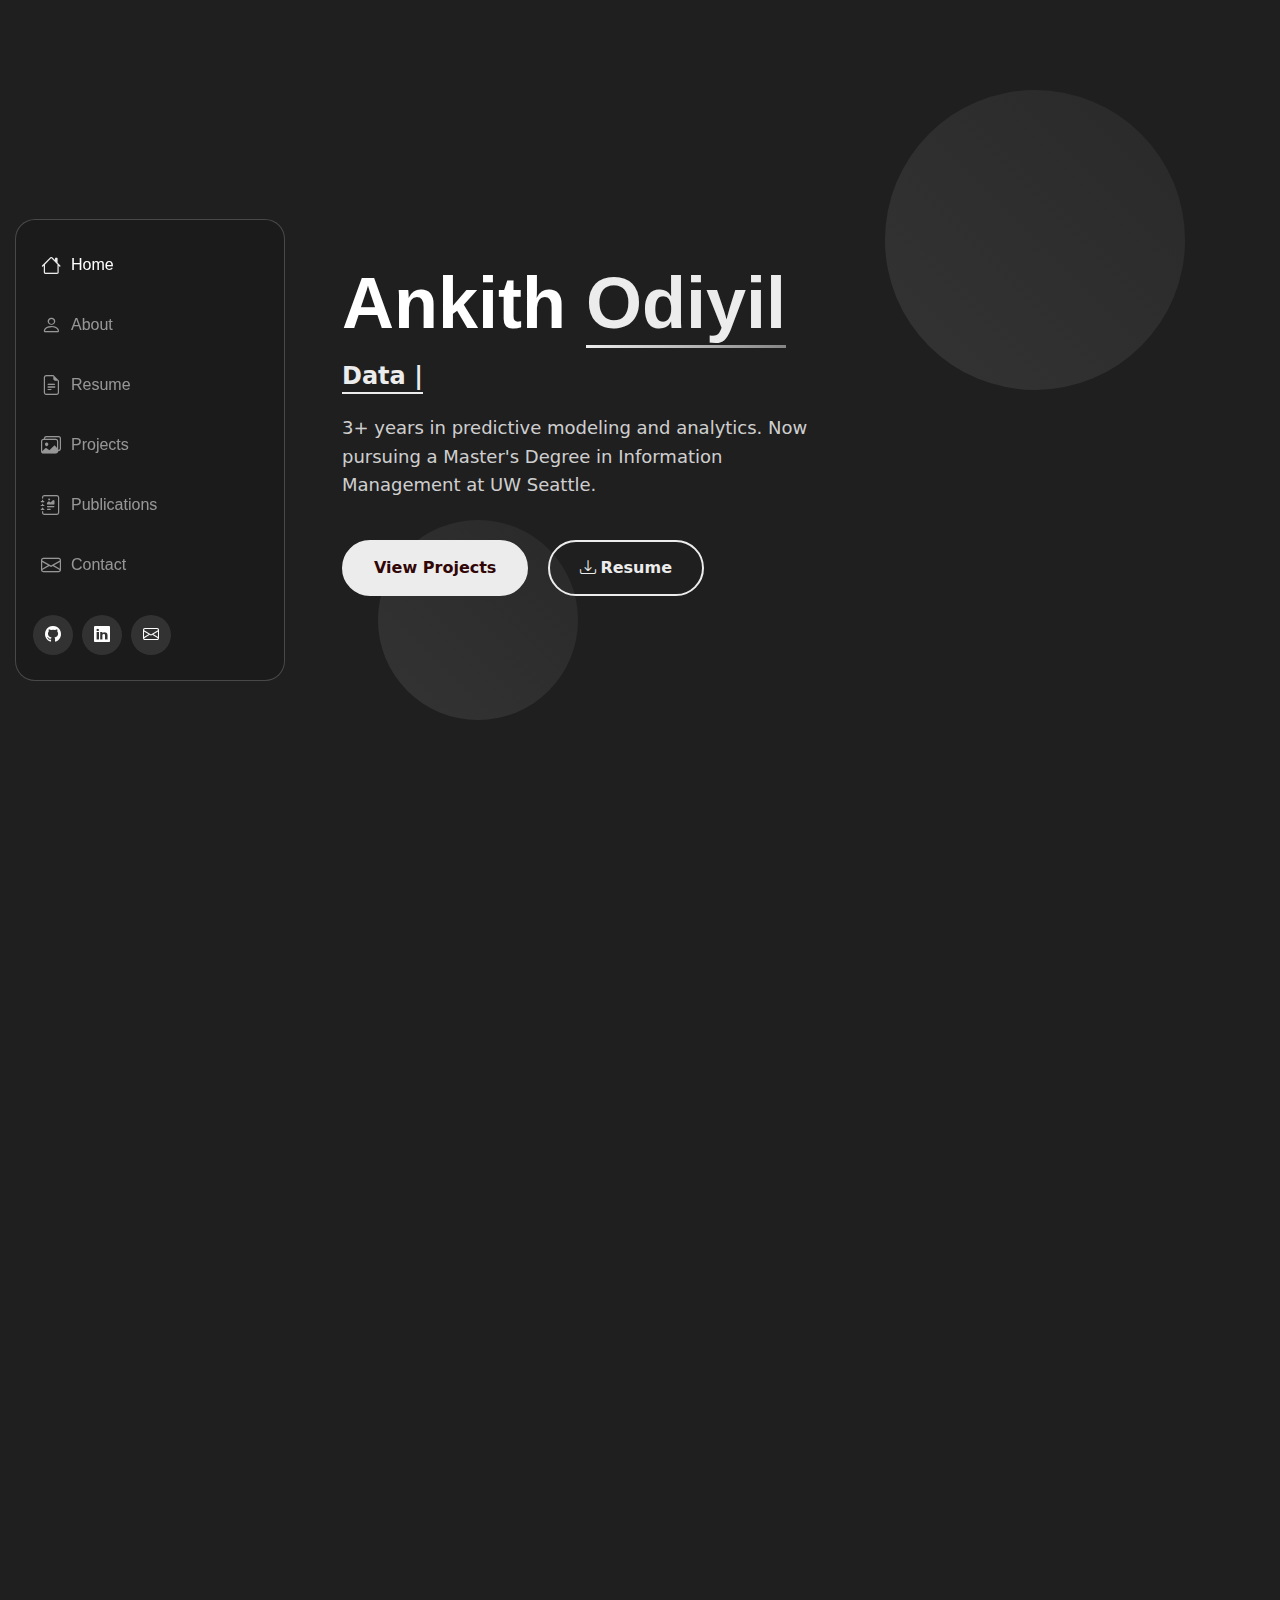
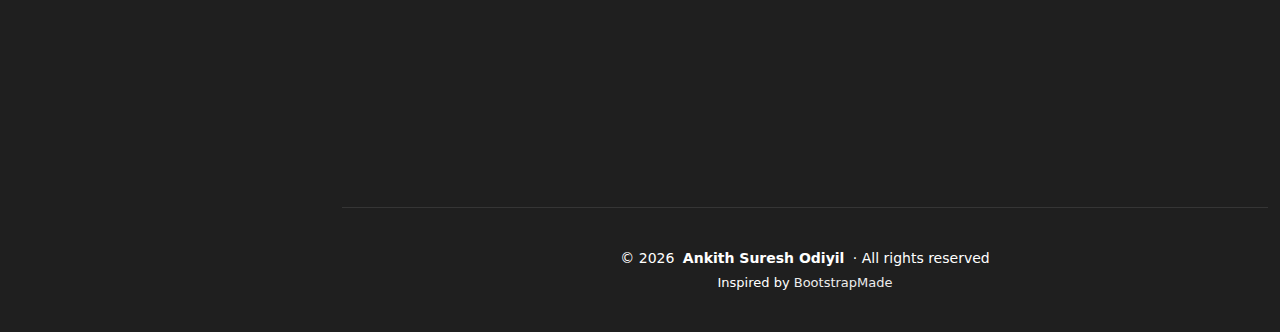
<file: index.html>
<!DOCTYPE html>
<html lang="en">
<head>
  <meta charset="utf-8">
  <meta content="width=device-width, initial-scale=1.0" name="viewport">
  <title>Ankith Suresh - Data Scientist</title>
  <meta name="description" content="Portfolio of Ankith Suresh — practical ML & LLM systems, forecasting, risk analytics, dashboards.">
  <meta name="keywords" content="data science, machine learning, LLM, forecasting, analytics, portfolio">

  <!-- Favicons -->
  <link href="assets/img/favicon.png" rel="icon">
  <link href="assets/img/apple-touch-icon.png" rel="apple-touch-icon">

  <!-- Fonts -->
  <link href="https://fonts.googleapis.com" rel="preconnect">
  <link href="https://fonts.gstatic.com" rel="preconnect" crossorigin>
  <link href="https://fonts.googleapis.com/css2?family=Inter:wght@400;500;600;700&family=JetBrains+Mono:wght@400;600&display=swap" rel="stylesheet">

  <!-- Vendor CSS Files -->
  <link href="assets/vendor/bootstrap/css/bootstrap.min.css" rel="stylesheet">
  <link href="assets/vendor/bootstrap-icons/bootstrap-icons.css" rel="stylesheet">
  <link href="assets/vendor/aos/aos.css" rel="stylesheet">
  <link href="assets/vendor/glightbox/css/glightbox.min.css" rel="stylesheet">
  <link href="assets/vendor/swiper/swiper-bundle.min.css" rel="stylesheet">

  <!-- Main CSS File -->
  <link href="assets/css/main.css" rel="stylesheet">
</head>

<body class="index-page">

  <!-- Header / Sidebar Nav -->
  <header id="header" class="header dark-background d-flex flex-column justify-content-center">
    <i class="header-toggle d-xl-none bi bi-list" aria-label="Toggle navigation"></i>

    <div class="header-container d-flex flex-column align-items-start">
      <nav id="navmenu" class="navmenu">
        <ul>
          <li><a href="#hero" class="active"><i class="bi bi-house navicon"></i>Home</a></li>
          <li><a href="#about"><i class="bi bi-person navicon"></i> About</a></li>
          <li><a href="#resume"><i class="bi bi-file-earmark-text navicon"></i> Resume</a></li>
          <li><a href="#portfolio"><i class="bi bi-images navicon"></i> Projects</a></li>
          <li><a href="#publications"><i class="bi bi-journal-richtext navicon"></i> Publications</a></li>
          <li><a href="#contact"><i class="bi bi-envelope navicon"></i> Contact</a></li>
        </ul>
      </nav>

      <div class="social-links text-center">
        <a href="https://github.com/ankithsuresh" class="github" aria-label="GitHub"><i class="bi bi-github"></i></a>
        <a href="https://www.linkedin.com/in/ankithsuresh" class="linkedin" aria-label="LinkedIn"><i class="bi bi-linkedin"></i></a>
        <a href="mailto:ankithsuresh.15@gmail.com" class="email" aria-label="Email"><i class="bi bi-envelope"></i></a>
      </div>
    </div>
  </header>
  <!-- /Header -->

  <main class="main">

    <!-- Hero -->
    <section id="hero" class="hero section">
      <div class="background-elements">
        <div class="bg-circle circle-1"></div>
        <div class="bg-circle circle-2"></div>
      </div>

      <div class="hero-content">
        <div class="container">
          <div class="row align-items-center">

            <div class="col-lg-7" data-aos="fade-right" data-aos-delay="100">
              <div class="hero-text">
                <h1>Ankith <span class="accent-text">Odiyil</span></h1>
                <p class="lead">
                  <span class="typed" data-typed-items="Data Analytics, Machine Learning, Generative AI"></span>
                </p>
                <p class="description">
                  3+ years in predictive modeling and analytics. Now pursuing a Master's Degree in Information Management at UW Seattle.
                </p>

                <div class="hero-actions">
                  <a href="#portfolio" class="btn btn-primary">View Projects</a>
                  <!-- TODO: add your resume.pdf under /assets/docs/ and update link -->
                  <a href="assets/docs/AnkithSO_Resume_SI.pdf" class="btn btn-outline"><i class="bi bi-download me-1"></i>Resume</a>
                </div>

                <!-- <div class="social-links mt-3">
                  <a href="https://github.com/ankithsuresh"><i class="bi bi-github"></i></a>
                  <a href="https://www.linkedin.com/in/YOUR-LINK"><i class="bi bi-linkedin"></i></a>
                  <a href="mailto:you@example.com"><i class="bi bi-envelope"></i></a>
                </div> -->
              </div>
            </div>

            <div class="col-lg-5" data-aos="fade-left" data-aos-delay="200">
              <div class="hero-visual">
                <div class="profile-container">
                  <!-- <div class="profile-background"></div> -->
                  <!-- TODO: replace with your headshot -->
                  <!-- <img src="assets/img/profile/profile-2.webp" alt="Ankith Suresh" class="profile-image"> -->
                </div>
              </div>
            </div>

          </div>
        </div>
      </div>
    </section>
    <!-- /Hero -->

<!-- About -->
<section id="about" class="about section">

  <div class="container section-title" data-aos="fade-up">
    <h2>About</h2>
  </div>

  <div class="container" data-aos="fade-up" data-aos-delay="100">
    <div class="row gy-5">
      
      <!-- LEFT: Photo -->
      <div class="col-lg-4">
        <img src="assets/img/profile/ankith-profile.jpeg"
             class="img-fluid rounded shadow-sm w-100 mb-4" alt="Ankith Suresh">
      </div>

      <!-- RIGHT: Bio + facts -->
      <div class="col-lg-8">
        <!-- <p class="fst-italic mb-4"> -->
          Hey, I'm Ankith! I'm a data scientist who builds with ML, NLP, and generative AI - mostly creating tools that help people in fintech and healthcare make better decisions. I love taking messy, complex data and turning it into something that clicks. When I'm not doing that, I’m playing some kind of racket sport or trying to keep my Duolingo streak alive!
        </p>

        <dl class="row about-facts">
          <dt class="col-sm-3"><i class="bi bi-chevron-right me-2 text-secondary"></i>Email</dt>
          <dd class="col-sm-9 value">ankithsuresh.15@gmail.com</dd>

          <dt class="col-sm-3"><i class="bi bi-chevron-right me-2 text-secondary"></i>Phone</dt>
          <dd class="col-sm-9 value">(206)-741-8595</dd>

          <dt class="col-sm-3"><i class="bi bi-chevron-right me-2 text-secondary"></i>City</dt>
          <dd class="col-sm-9 value">Seattle, WA</dd>

          <dt class="col-sm-3"><i class="bi bi-chevron-right me-2 text-secondary"></i>Degree</dt>
          <dd class="col-sm-9 value">MS in Information Management (pursuing)</dd>

          <dt class="col-sm-3"><i class="bi bi-chevron-right me-2 text-secondary"></i>Experience</dt>
          <dd class="col-sm-9 value">3 years</dd>
        </dl>
      </div>
    </div>

<!-- Skills subsection (clean rows) -->
<!-- <div class="skills-section" data-aos="fade-up" data-aos-delay="150">
  <div class="section-title section-title-inline compact mb-2">
    <h2>Skills &amp; Tools</h2>
  </div> -->

  <div class="skills-panel skills-panel-rows">
    <div class="skills-row">
      <span class="skills-label">Languages</span>
      <span class="skills-values">
        Python · R programming · SQL · C++
      </span>
    </div>

    <div class="skills-row">
      <span class="skills-label">ML &amp; AI</span>
      <span class="skills-values">
        Scikit-learn · XGBoost · TensorFlow · Hugging Face · LangChain
      </span>
    </div>

    <div class="skills-row">
      <span class="skills-label">Analytics &amp; Viz</span>
      <span class="skills-values">
        Pandas · NumPy · PySpark · Matplotlib · Excel · Tableau
      </span>
    </div>

    <div class="skills-row">
      <span class="skills-label">Data &amp; Infra</span>
      <span class="skills-values">
        AWS (S3, EC2) · Dask · Snowflake · Elasticsearch · MongoDB · FastAPI · Git · Schema design
      </span>
    </div>

    <div class="skills-row">
      <span class="skills-label">Strengths</span>
      <span class="skills-values">
        Data science · AI/ML applications · Credit-risk analytics · Statistical modelling
      </span>
    </div>
  </div>
</div>
<!-- /Skills subsection -->

<!-- About -->

<!-- Resume -->
<section id="resume" class="resume section">
  <!-- Section Title -->
  <div class="container section-title" data-aos="fade-up">
    <h2>Resume</h2>
  </div>

  <div class="container" data-aos="fade-up" data-aos-delay="100">
    <div class="row gy-4">
      
      <!-- EXPERIENCE -->
      <div class="col-lg-6">
        <div class="resume-section">
          <h3><i class="bi bi-briefcase me-2"></i>Work Experience</h3>

          <div class="resume-item">
            <h4 class="mb-1">FischerJordan LLC — Mumbai, India</h4>

            <!-- Senior Associate -->
            <div class="role-block">
              <h5 class="mb-1">Senior Associate</h5>
              <div class="resume-date"><i class="bi bi-calendar-event me-1"></i>Jan 2025 – Aug 2025</div>
              <ul class="compact mt-2">
                <li>Secured three new clients through technical sales pitches and POC delivery, building relationships that drove repeat work.</li>
                <li>Designed and backtested hedge fund trading strategies, benchmarking against SPY to validate performance.</li>
                <li>Built an AI-driven information extraction platform (web scraping + GenAI) to centralize product data.</li>
              </ul>
            </div>

            <!-- Senior Data Analyst -->
            <div class="role-block">
              <h5 class="mb-1">Senior Data Analyst</h5>
              <div class="resume-date"><i class="bi bi-calendar-event me-1"></i>Aug 2023 – Jan 2025</div>
              <ul class="compact mt-2">
                <li>Built an LLM-powered chatbot with semantic caching, cutting query response time to &lt;10s.</li>
                <li>Developed a communication analytics MVP using LLMs to summarize emails and track interactions.</li>
                <li>Created a time series inventory forecasting model to improve demand prediction and stock management.</li>
              </ul>
            </div>

            <!-- Data Analyst -->
            <div class="role-block">
              <h5 class="mb-1">Data Analyst</h5>
              <div class="resume-date"><i class="bi bi-calendar-event me-1"></i>Jul 2022 – Aug 2023</div>
              <ul class="compact mt-2">
                <li>Built an LLM-based retrieval engine for a fintech client, reducing response time by 90%.</li>
                <li>Automated mental health diagnostic intake with ML, reducing manual data collection by 80%.</li>
                <li>Credit-risk models and analytics reporting for an alternative lending client to support underwriting and improve portfolio decision-making.</li>
              </ul>
            </div>

            <!-- Intern -->
            <!-- <div class="role-block">
              <h5 class="mb-1">Data Analyst Intern</h5>
              <div class="resume-date"><i class="bi bi-calendar-event me-1"></i>May 2021 – Dec 2021</div>
              <ul class="compact mt-2">
                <li>Modeled stock price data of M&amp;A companies for statistical insights.</li>
                <li>Created probability-of-default models to optimize credit risk for an alternative lending client.</li>
                <li>Supported the firm’s charity initiative, helping NGOs distribute food supplies.</li>
              </ul>
            </div> -->
          </div>
        </div>
      </div>
      <!-- /EXPERIENCE -->

      <!-- EDUCATION -->
      <div class="col-lg-6 education-col">
        <div class="resume-section">
          <h3><i class="bi bi-mortarboard me-2"></i>Education</h3>

          <!-- UW -->
          <div class="resume-item">
            <div class="role-block">
              <h4 class="mb-1">University of Washington, Seattle</h4>
              <div class="resume-date"><i class="bi bi-calendar-event me-1"></i>2025 – 2026</div>
              <h5 class="mt-2">M.S., Information Management</h5>
              <p class="mb-1 mt-3"><strong>Focus:</strong> Data Science, Business Intelligence, Artificial Intelligence</p>
              <p class="mb-1 mt-3"><strong>GPA:</strong> 4.0 / 4.0 </p>
              <p class="mb-1 mt-3"><strong>Relevant Coursework:</strong> Foundations of Information Management, Management and Strategic Leadership, Data Science Fundamentals, Business Intelligence Systems</p>
              <!-- <p class="mb-0"><strong>Activities:</strong> TBD</p> -->
            </div>
          </div>

          <!-- NITW -->
          <div class="resume-item">
            <div class="role-block">
              <h4 class="mb-1">National Institute of Technology Warangal, India</h4>
              <div class="resume-date"><i class="bi bi-calendar-event me-1"></i>Jul 2018 – May 2022</div>
              <h5 class="mt-2">B.Tech, Electronics &amp; Communication Engineering</h5>
              <p class="mb-1 mt-3"><strong>CGPA:</strong> 8.2 / 10</p>
              <p class="mb-1 mt-3"><strong>Relevant Coursework:</strong> Probability Theory, Fuzzy &amp; Neural Networks, Information Theory, Corporate Communication, Data Structures &amp; Algorithms, Mathematics I–IV (Linear Algebra &amp; Statistics)</p>
              <p class="mb-0 mt-3"><strong>Activities:</strong> Organizer &amp; Licensee (TEDxNITW, 2021–2022), Additional Secretary (English Literary &amp; Debating Club), Member (Big Data &amp; Analytics Club)</p>
            </div>
          </div>

        </div>
      </div>
      <!-- /EDUCATION -->

    </div>
  </div>
</section>
<!-- /Resume -->



    <!-- Projects / Portfolio -->
    <section id="portfolio" class="portfolio section">
      <div class="container section-title" data-aos="fade-up">
        <h2>Projects</h2>
      </div>

      <div class="container" data-aos="fade-up" data-aos-delay="100">
        <div class="isotope-layout" data-default-filter="*" data-layout="masonry" data-sort="original-order">
          <div class="row">
            <!-- Optional filter sidebar removed for simplicity -->
            <div class="col-lg-12">
              <div class="row gy-4 portfolio-container isotope-container" data-aos="fade-up" data-aos-delay="150">
                
                <!-- PROJECT: Credit Card Defualt Analysis-->
                <div class="col-lg-6 col-md-6 portfolio-item isotope-item">
                  <article class="project-card h-100">
                    <a href="project-credit-card.html" class="project-thumb d-block" aria-label="Open case study">
                      <img src="assets/img/portfolio/credit-card.png" class="img-fluid" alt="Credit Card Default">
                    </a>

                    <div class="project-meta">
                      <h4 class="project-title">
                        <a href="project-credit-card.html">Credit Card Default Prediction</a>
                      </h4>
                      <p class="project-sub">
                        Feature Engineering · Machine Learning
                      </p>

                      
                      <a class="project-link" href="project-credit-card.html" title="View project" aria-label="View case study">
                        <i class="bi bi-arrow-right"></i>
                      </a>
                    </div>
                  </article>
                </div>

                <!-- PROJECT: Inventory Forecasting-->
                <div class="col-lg-6 col-md-6 portfolio-item isotope-item">
                  <article class="project-card h-100">
                    <a href="project-inventory.html" class="project-thumb d-block" aria-label="Open case study">
                      <img src="assets/img/portfolio/inv-interface.png" class="img-fluid" alt="Inventory Forecasting &amp; Management dashboard">
                    </a>

                    <div class="project-meta">
                      <h4 class="project-title">
                        <a href="project-inventory.html">Inventory Forecasting &amp; Management</a>
                      </h4>
                      <p class="project-sub">
                        Exploratory analysis · Time-series forecasting
                      </p>

                      
                      <a class="project-link" href="project-inventory.html" title="View project" aria-label="View case study">
                        <i class="bi bi-arrow-right"></i>
                      </a>
                    </div>
                  </article>
                </div>


                <!-- PROJECT: Sales Comm -->
                <div class="col-lg-6 col-md-6 portfolio-item isotope-item">
                  <article class="project-card h-100">
                    <a href="project-sales-comm.html" class="project-thumb d-block" aria-label="Open case study">
                      <img src="assets/img/portfolio/pulse_dashboard.png" class="img-fluid" alt="Sales communication Analytics">
                    </a>

                    <div class="project-meta">
                      <h4 class="project-title">
                        <a href="project-sales-comm.html">Sales Communication Analytics</a>
                      </h4>
                      <p class="project-sub">
                        LLM Workflows · Prompt Engineering
                      </p>

                      
                      <a class="project-link" href="project-sales-comm.html" title="View project" aria-label="View case study">
                        <i class="bi bi-arrow-right"></i>
                      </a>
                    </div>
                  </article>
                </div>

                <!-- PROJECT: Chatbot -->
                <div class="col-lg-6 col-md-6 portfolio-item isotope-item">
                  <article class="project-card h-100">
                    <a href="project-chatbot.html" class="project-thumb d-block" aria-label="Open case study">
                      <img src="assets/img/portfolio/chatbot.png" class="img-fluid" alt="Data Analytics Chatbot">
                    </a>

                    <div class="project-meta">
                      <h4 class="project-title">
                        <a href="project-chatbot.html">Data Analytics Assistant</a>
                      </h4>
                      <p class="project-sub">
                        LLM Workflows · Prompt Engineering · Data Analytics
                      </p>

                      <!-- Only arrow link (no magnifier) -->
                      <a class="project-link" href="project-chatbot.html" title="View project" aria-label="View case study">
                        <i class="bi bi-arrow-right"></i>
                      </a>
                    </div>
                  </article>
                </div>

                <!-- PROJECT: Image Gen (side)
                <div class="col-lg-6 col-md-6 portfolio-item isotope-item">
                  <article class="project-card h-100">
                    <a href="project-inventory.html" class="project-thumb d-block" aria-label="Open case study">
                      <img src="assets/img/portfolio/image-mod.png" class="img-fluid" alt="AI Powered Image Modification">
                    </a>

                    <div class="project-meta">
                      <h4 class="project-title">
                        <a href="project-inventory.html">AI Powered Image Modification</a>
                      </h4>
                      <p class="project-sub">
                        Image Generation · Fine-tuning
                      </p>
                      <a class="project-link" href="project-inventory.html" title="View project" aria-label="View case study">
                        <i class="bi bi-arrow-right"></i>
                      </a>
                    </div>
                  </article>
                </div> -->

              </div><!-- /portfolio-container -->
            </div>
          </div>
        </div>
      </div>
    </section>
    <!-- /Projects -->



<!-- Publications -->
<section id="publications" class="section publications">
  <div class="container section-title" data-aos="fade-up">
    <h2>Publications</h2>
  </div>

  <div class="container" data-aos="fade-up" data-aos-delay="100">
    <div class="row g-4">

      <!-- Card 1 -->
      <div class="col-md-6 col-lg-4">
        <article class="pub-card h-100">
          <span class="pub-icon"><i class="bi bi-journal-text"></i></span>

          <div class="pub-body">
            <h3 class="pub-title">
              A novel approach for Football Event Classification
            </h3>
            <p class="pub-meta">IEEE Sensor Letters • September 2022</p>
            <p class="pub-blurb">
              Convolutional autoencoder + Multilayer Exteme Learning Machine pipeline for multi-class event tagging.
            </p>
          </div>

          <i class="bi bi-box-arrow-up-right pub-external" aria-hidden="true"></i>
          <a class="stretched-link" href="https://ieeexplore.ieee.org/document/9903303" target="_blank" rel="noopener"></a>
        </article>
      </div>

      <!-- Card 2 -->
      <div class="col-md-6 col-lg-4">
        <article class="pub-card h-100">
          <span class="pub-icon"><i class="bi bi-journal-text"></i></span>

          <div class="pub-body">
            <h3 class="pub-title">
              A hybrid RNN architecture to detect prejudice in movies
            </h3>
            <p class="pub-meta">ICCCS • April 2022</p>
            <p class="pub-blurb">
              Bi-LSTM + XGBoost stack to detect linguistic bias in movie scripts.
            </p>
          </div>

          <i class="bi bi-box-arrow-up-right pub-external" aria-hidden="true"></i>
          <a class="stretched-link" href="https://ieeexplore.ieee.org/document/9846573" target="_blank" rel="noopener"></a>
        </article>
      </div>

      <!-- Card 3 -->
      <div class="col-md-6 col-lg-4">
        <article class="pub-card h-100">
          <span class="pub-icon"><i class="bi bi-journal-text"></i></span>

          <div class="pub-body">
            <h3 class="pub-title">The Metaverse and The Technologies That Power It</h3>
            <p class="pub-meta">Qrius • Jan 2023</p>
            <p class="pub-blurb">
            A market and industry analysis of core technologies driving the metaverse.
            </p>
          </div>

          <i class="bi bi-box-arrow-up-right pub-external" aria-hidden="true"></i>
          <a class="stretched-link" href="https://qrius.com/the-metaverse-and-the-technologies-that-power-it/" target="_blank" rel="noopener"></a>
        </article>
      </div>

    </div>
  </div>
</section>
<!-- /Publications -->



<!-- Contact -->
<section id="contact" class="contact section">
  <!-- Section Title -->
  <div class="container section-title" data-aos="fade-up">
    <h2>Contact</h2>
    <p class="container section-title">For roles, collaborations, or questions, here are the best ways to reach me.</p>
  </div>

  <div class="container" data-aos="fade-up" data-aos-delay="100">
    <div class="contact-minimal">
      <ul class="contact-list">
        <li>
          <span class="icon"><i class="bi bi-envelope"></i></span>
          <a class="contact-link" href="mailto:ankithsuresh.15@gmail.com">ankithsuresh.15@gmail.com</a>
        </li>

        <li>
          <span class="icon"><i class="bi bi-linkedin"></i></span>
          <a class="contact-link" href="https://linkedin.com/in/ankithsuresh" target="_blank" rel="noopener">linkedin.com/in/ankithsuresh</a>
        </li>

        <!-- <li>
          <span class="icon"><i class="bi bi-github"></i></span>
          <a class="contact-link" href="https://github.com/ankithsuresh" target="_blank" rel="noopener">github.com/ankithsuresh</a>
        </li> -->

        <li>
          <span class="icon"><i class="bi bi-telephone"></i></span>
          <!-- TODO: add your real number below -->
          <a class="contact-link" href="tel:+12067418595">+1 (206) 741-8595</a>
        </li>
      </ul>
    </div>
  </div>
</section>
<!-- /Contact -->


  </main>
  <footer id="footer" class="footer position-relative">
    <div class="container">
      <div class="copyright text-center">
        <p>© <span id="year"></span> <strong class="px-1 sitename">Ankith Suresh Odiyil</strong> · All rights reserved</p>
      </div>
      <div class="credits">
        <!-- Keep credits unless you purchased the pro license -->
        Inspired by <a href="https://bootstrapmade.com/">BootstrapMade</a>
      </div>
    </div>
  </footer>

  <!-- Scroll Top -->
  <a href="#" id="scroll-top" class="scroll-top d-flex align-items-center justify-content-center" aria-label="Scroll to top"><i class="bi bi-arrow-up-short"></i></a>

  <!-- Preloader -->
  <div id="preloader"></div>

  <!-- Vendor JS -->
  <script src="assets/vendor/bootstrap/js/bootstrap.bundle.min.js"></script>
  <script src="assets/vendor/aos/aos.js"></script>
  <script src="assets/vendor/typed.js/typed.umd.js"></script>
  <script src="assets/vendor/purecounter/purecounter_vanilla.js"></script>
  <script src="assets/vendor/isotope-layout/isotope.pkgd.min.js"></script>
  <script src="assets/vendor/imagesloaded/imagesloaded.pkgd.min.js"></script>
  <script src="assets/vendor/glightbox/js/glightbox.min.js"></script>
  <script src="assets/vendor/swiper/swiper-bundle.min.js"></script>

  <!-- Main JS -->
  <script src="assets/js/main.js"></script>

  <script>
    // small footer year helper
    document.getElementById('year').textContent = new Date().getFullYear();
  </script>
</body>
</html>
</file>
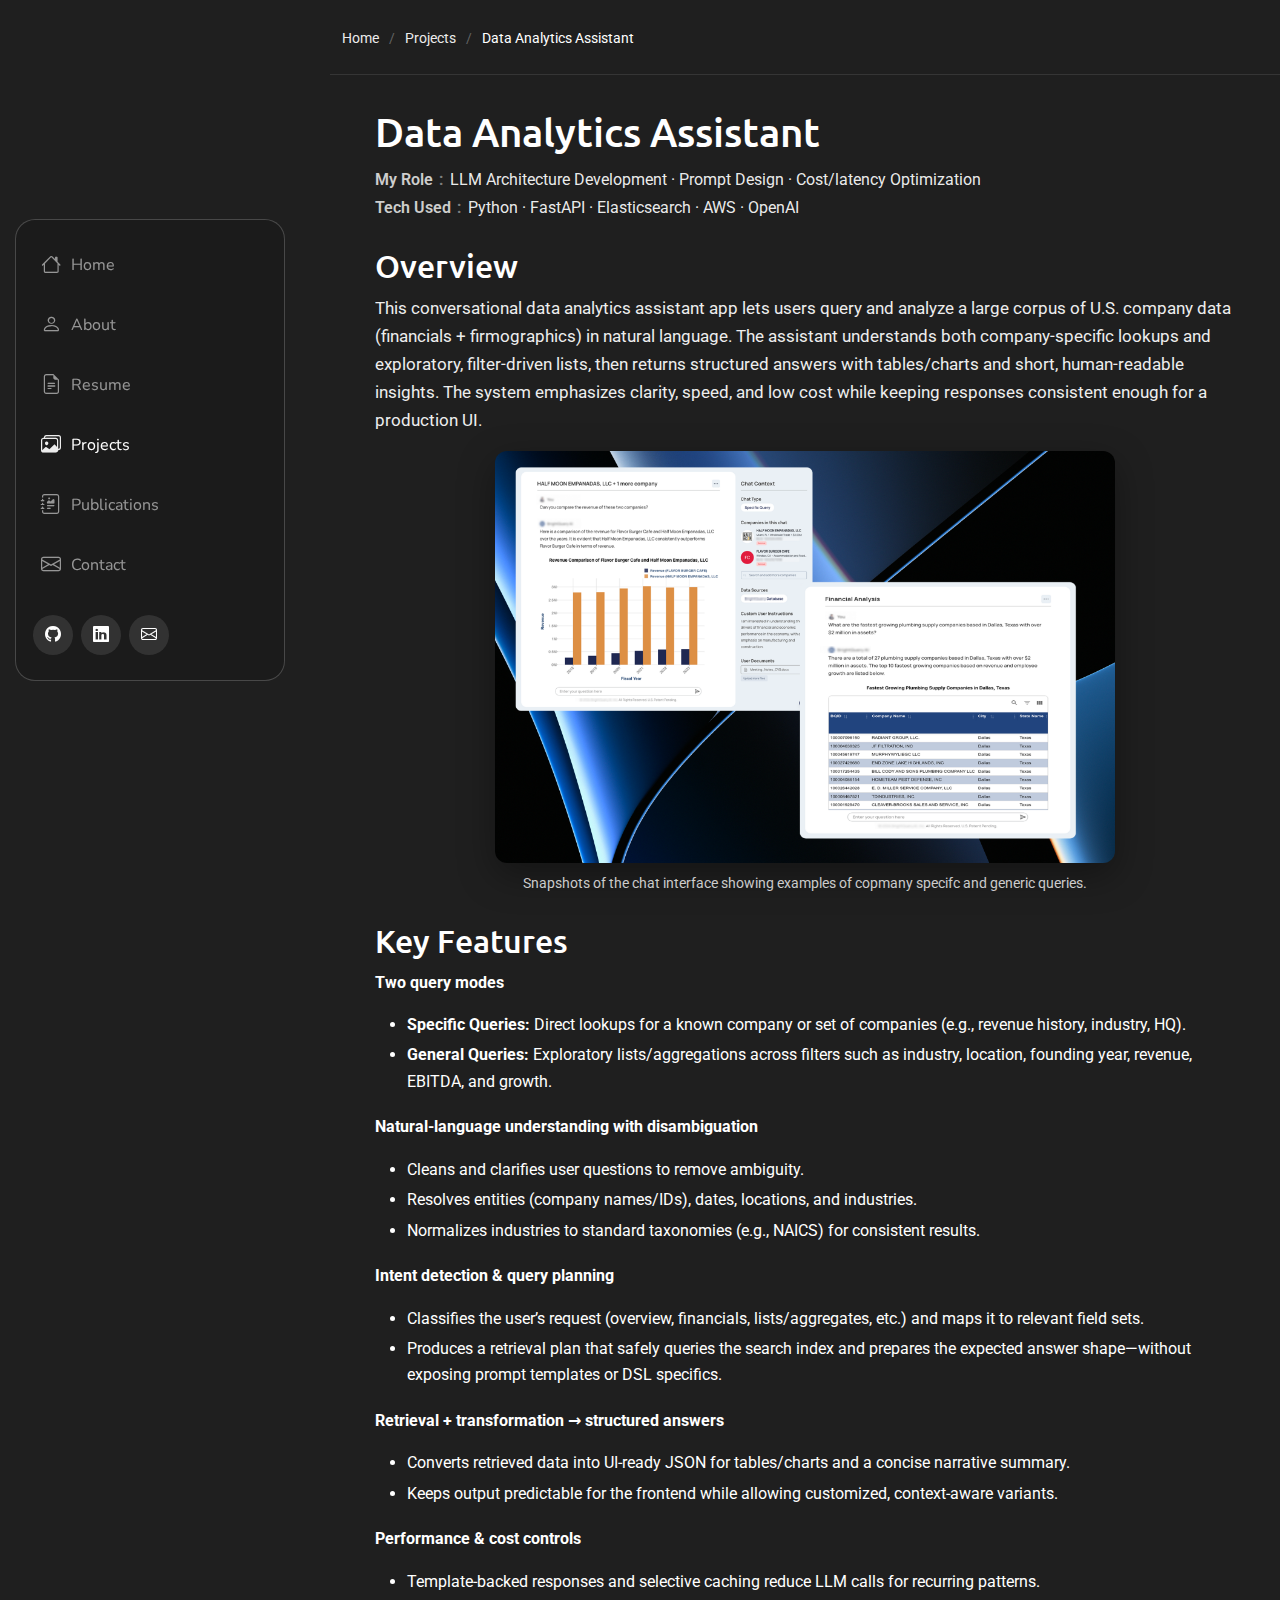
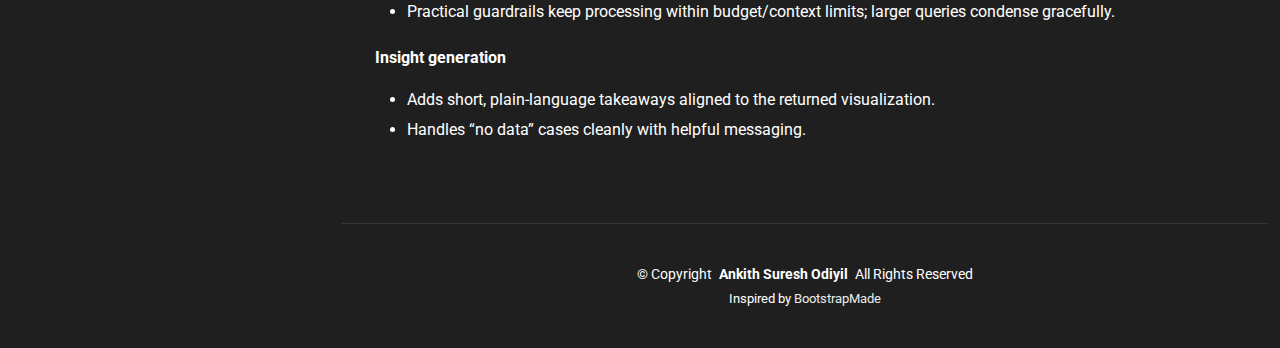
<file: project-chatbot.html>
<!DOCTYPE html>
<html lang="en">
<head>
  <meta charset="utf-8">
  <meta content="width=device-width, initial-scale=1.0" name="viewport">
  <title>Data Analytics Assistant</title>
  <meta name="description" content="Conversational analytics for private company data—natural-language queries, structured answers with tables/charts, fast and cost-efficient orchestration.">
  <meta name="keywords" content="LLM, conversational analytics, financials, firmographics, Elasticsearch, FastAPI, Python">

  <!-- Favicons -->
  <link href="assets/img/favicon.png" rel="icon">
  <link href="assets/img/apple-touch-icon.png" rel="apple-touch-icon">

  <!-- Fonts -->
  <link href="https://fonts.googleapis.com" rel="preconnect">
  <link href="https://fonts.gstatic.com" rel="preconnect" crossorigin>
  <link href="https://fonts.googleapis.com/css2?family=Roboto:wght@400;500;700&family=Ubuntu:wght@400;500;700&family=Nunito:wght@400;600;700&display=swap" rel="stylesheet">

  <!-- Vendor CSS Files -->
  <link href="assets/vendor/bootstrap/css/bootstrap.min.css" rel="stylesheet">
  <link href="assets/vendor/bootstrap-icons/bootstrap-icons.css" rel="stylesheet">
  <link href="assets/vendor/aos/aos.css" rel="stylesheet">
  <link href="assets/vendor/glightbox/css/glightbox.min.css" rel="stylesheet">
  <link href="assets/vendor/swiper/swiper-bundle.min.css" rel="stylesheet">

  <!-- Main CSS File -->
  <link href="assets/css/main.css" rel="stylesheet">

  <!-- Scoped article styles -->
  <style>
    .case-article{max-width:860px;margin-inline:auto;line-height:1.65}
    .case-article h1,.case-article h2{margin-top:1.6rem;margin-bottom:.6rem}
    .case-article p{margin:.5rem 0 1rem}
    .case-article ul{margin:.25rem 0 1.2rem}
    .case-article hr{border-color:rgba(255,255,255,.12);margin:1.2rem 0}

    /* .case-figure{margin:1.25rem 0 1.6rem}
    .case-figure img{width:100%;border-radius:12px;box-shadow:0 12px 36px rgba(0,0,0,.35)} */
 
    .figure-center{max-width: 620px;margin: 1rem auto 1.4rem;text-align: center;}
    .figure-center img{width: 100%;height: auto;border-radius: 12px;box-shadow: 0 12px 36px rgba(0,0,0,.35);}
    .figure-narrow{max-width: 620px;margin-left: auto;margin-right: auto;}

    .case-figure figcaption{font-size:.9rem;color:rgba(255,255,255,.78);margin-top:.55rem;text-align:center;}
    .case-figure figcaption strong{color:rgba(255,255,255,.92)}

    /* Narrow figure variant for smaller, centered images */
    .case-figure--narrow img{max-width:72%;display:block;margin-inline:auto}

    .case-kicker{font-style:italic;color:rgba(255,255,255,.85);margin-top:.25rem}
    .lede{font-size:1.06rem;opacity:.92;margin-top:.25rem}

    .meta-plain{margin:.2rem 0 .9rem;padding:0}
    .meta-plain .meta-row{display:flex;align-items:baseline;gap:.45rem;padding:.05rem 0}
    .meta-plain dt{margin:0;font-weight:600;white-space:nowrap;color:rgba(255,255,255,.78)}
    .meta-plain dt::after{content:":";margin-left:.35rem;opacity:.55}
    .meta-plain dd{margin:0;color:rgba(255,255,255,.92);flex:1 1 auto}

    .tight li{margin:.25rem 0}

    body.portfolio-details-page .page-title{padding:28px 0 14px}
    body.portfolio-details-page .page-title + .section{padding-top:16px}
    .case-article h1:first-of-type{margin-top:.2rem}
    .case-single-h1 .page-title h1{display:none}
  </style>
</head>

<body class="portfolio-details-page case-single-h1">
  <header id="header" class="header dark-background d-flex flex-column justify-content-center">
    <i class="header-toggle d-xl-none bi bi-list"></i>
    <div class="header-container d-flex flex-column align-items-start">
      <nav id="navmenu" class="navmenu">
        <ul>
          <li><a href="index.html#hero"><i class="bi bi-house navicon"></i>Home</a></li>
          <li><a href="index.html#about"><i class="bi bi-person navicon"></i> About</a></li>
          <li><a href="index.html#resume"><i class="bi bi-file-earmark-text navicon"></i> Resume</a></li>
          <li><a href="index.html#portfolio" class="active"><i class="bi bi-images navicon"></i> Projects</a></li>
          <li><a href="index.html#publications"><i class="bi bi-journal-richtext navicon"></i> Publications</a></li>
          <li><a href="index.html#contact"><i class="bi bi-envelope navicon"></i> Contact</a></li>
        </ul>
      </nav>
      <div class="social-links text-center">
        <a href="https://github.com/ankithsuresh" class="github"><i class="bi bi-github"></i></a>
        <a href="https://www.linkedin.com/in/ankithsuresh" class="linkedin"><i class="bi bi-linkedin"></i></a>
        <a href="mailto:ankithsuresh.15@gmail.com" class="email"><i class="bi bi-envelope"></i></a>
      </div>
    </div>
  </header>

  <main class="main">
    <div class="page-title dark-background">
      <div class="container d-lg-flex justify-content-between align-items-center">
        <h1 class="mb-2 mb-lg-0">Data Analytics Assistant</h1>
        <nav class="breadcrumbs">
          <ol>
            <li><a href="index.html">Home</a></li>
            <li><a href="index.html#portfolio">Projects</a></li>
            <li class="current">Data Analytics Assistant</li>
          </ol>
        </nav>
      </div>
    </div>

    <section class="section">
      <div class="container" data-aos="fade-up" data-aos-delay="100">
        <article class="case-article">

          <h1>Data Analytics Assistant</h1>
          <dl class="meta-plain" aria-label="Project meta">
            <div class="meta-row">
              <dt>My Role</dt>
              <dd>LLM Architecture Development · Prompt Design  · Cost/latency Optimization</dd>
            </div>
            <div class="meta-row">
              <dt>Tech Used</dt>
              <dd>Python · FastAPI · Elasticsearch · AWS · OpenAI</dd>
            </div>
          </dl>

          <!-- Overview -->
          <h2 id="overview">Overview</h2>
          <p class="lede">
            This conversational data analytics assistant app lets users query and analyze a large corpus of U.S. company data (financials + firmographics) in natural language. 
            The assistant understands both company-specific lookups and exploratory, filter-driven lists, then returns structured answers with tables/charts and short, human-readable insights. 
            The system emphasizes clarity, speed, and low cost while keeping responses consistent enough for a production UI.
          </p>

          <!-- Dashboard image (narrow, right after Overview) -->
          <figure class="case-figure figure-center figure-narrow">
            <img src="assets/img/portfolio/chatbot.png" alt="Assistant dashboard with structured tables and concise insights">
            <figcaption>Snapshots of the chat interface showing examples of copmany specifc and generic queries.</figcaption>
          </figure>

          <!-- Key Features -->
          <h2 id="approach">Key Features</h2>

          <p><strong>Two query modes</strong></p>
          <ul class="tight">
            <li><strong>Specific Queries:</strong> Direct lookups for a known company or set of companies (e.g., revenue history, industry, HQ).</li>
            <li><strong>General Queries:</strong> Exploratory lists/aggregations across filters such as industry, location, founding year, revenue, EBITDA, and growth.</li>
          </ul>

          <p><strong>Natural-language understanding with disambiguation</strong></p>
          <ul class="tight">
            <li>Cleans and clarifies user questions to remove ambiguity.</li>
            <li>Resolves entities (company names/IDs), dates, locations, and industries.</li>
            <li>Normalizes industries to standard taxonomies (e.g., NAICS) for consistent results.</li>
          </ul>

          <p><strong>Intent detection &amp; query planning</strong></p>
          <ul class="tight">
            <li>Classifies the user’s request (overview, financials, lists/aggregates, etc.) and maps it to relevant field sets.</li>
            <li>Produces a retrieval plan that safely queries the search index and prepares the expected answer shape—without exposing prompt templates or DSL specifics.</li>
          </ul>

          <p><strong>Retrieval + transformation → structured answers</strong></p>
          <ul class="tight">
            <li>Converts retrieved data into UI-ready JSON for tables/charts and a concise narrative summary.</li>
            <li>Keeps output predictable for the frontend while allowing customized, context-aware variants.</li>
          </ul>

          <p><strong>Performance &amp; cost controls</strong></p>
          <ul class="tight">
            <li>Template-backed responses and selective caching reduce LLM calls for recurring patterns.</li>
            <li>Practical guardrails keep processing within budget/context limits; larger queries condense gracefully.</li>
          </ul>

          <p><strong>Insight generation</strong></p>
          <ul class="tight">
            <li>Adds short, plain-language takeaways aligned to the returned visualization.</li>
            <li>Handles “no data” cases cleanly with helpful messaging.</li>
          </ul>

          <!-- Block diagram image AFTER the features
          <figure class="case-figure figure-center figure-narrow">
            <img src="assets/img/portfolio/company_arch.png" alt="Sanitized high-level architecture: intent → retrieval plan → search index → LLM summary → UI JSON">
            <figcaption>Architecture. High-level flow from intent &amp; planning to retrieval, summarization, and structured UI output.</figcaption>
          </figure> -->

        </article>
      </div>
    </section>
  </main>

  <footer id="footer" class="footer position-relative">
    <div class="container">
      <div class="copyright text-center">
        <p>© <span>Copyright</span> <strong class="px-1 sitename">Ankith Suresh Odiyil</strong> <span>All Rights Reserved</span></p>
      </div>
      <div class="credits">
        Inspired by <a href="https://bootstrapmade.com/">BootstrapMade</a>
      </div>
    </div>
  </footer>

  <a href="#" id="scroll-top" class="scroll-top d-flex align-items-center justify-content-center"><i class="bi bi-arrow-up-short"></i></a>
  <div id="preloader"></div>

  <script src="assets/vendor/bootstrap/js/bootstrap.bundle.min.js"></script>
  <script src="assets/vendor/php-email-form/validate.js"></script>
  <script src="assets/vendor/aos/aos.js"></script>
  <script src="assets/vendor/typed.js/typed.umd.js"></script>
  <script src="assets/vendor/purecounter/purecounter_vanilla.js"></script>
  <script src="assets/vendor/waypoints/noframework.waypoints.js"></script>
  <script src="assets/vendor/isotope-layout/isotope.pkgd.min.js"></script>
  <script src="assets/vendor/imagesloaded/imagesloaded.pkgd.min.js"></script>
  <script src="assets/vendor/glightbox/js/glightbox.min.js"></script>
  <script src="assets/vendor/swiper/swiper-bundle.min.js"></script>
  <script src="assets/js/main.js"></script>
</body>
</html>
</file>
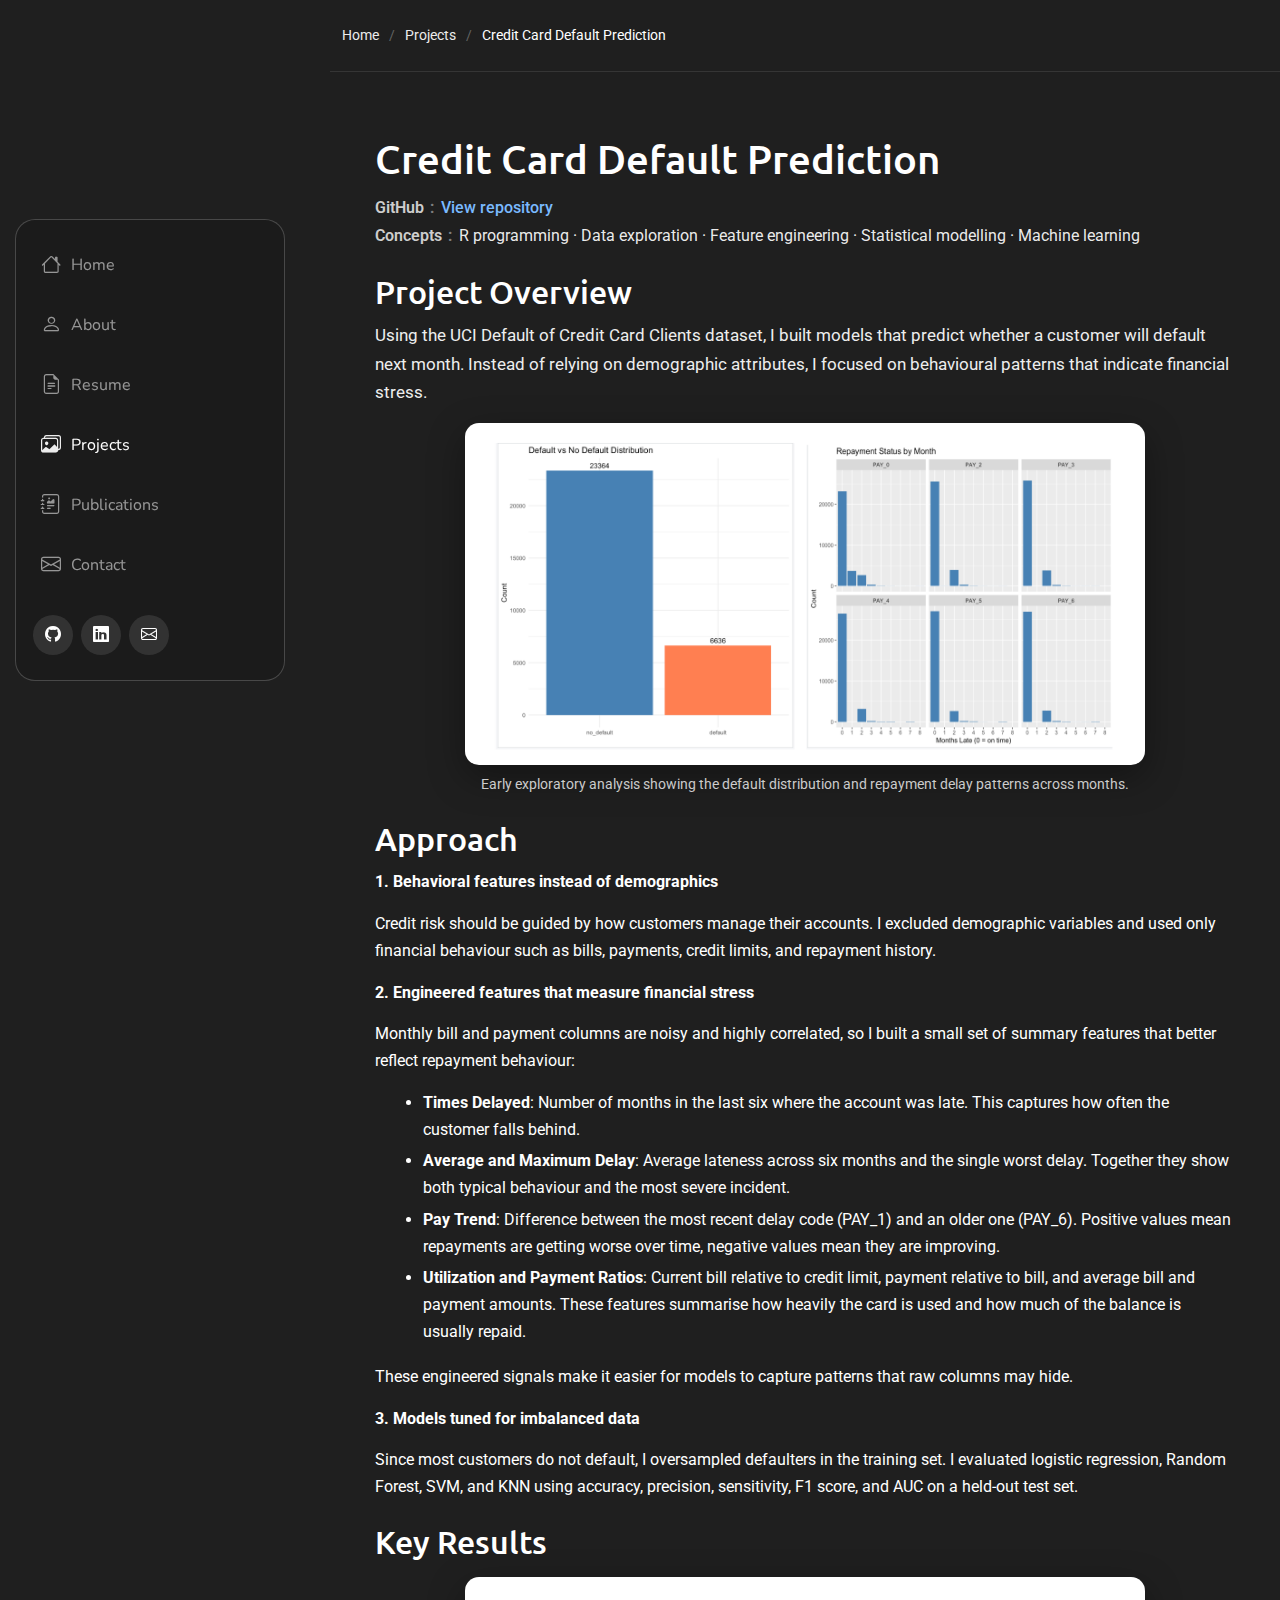
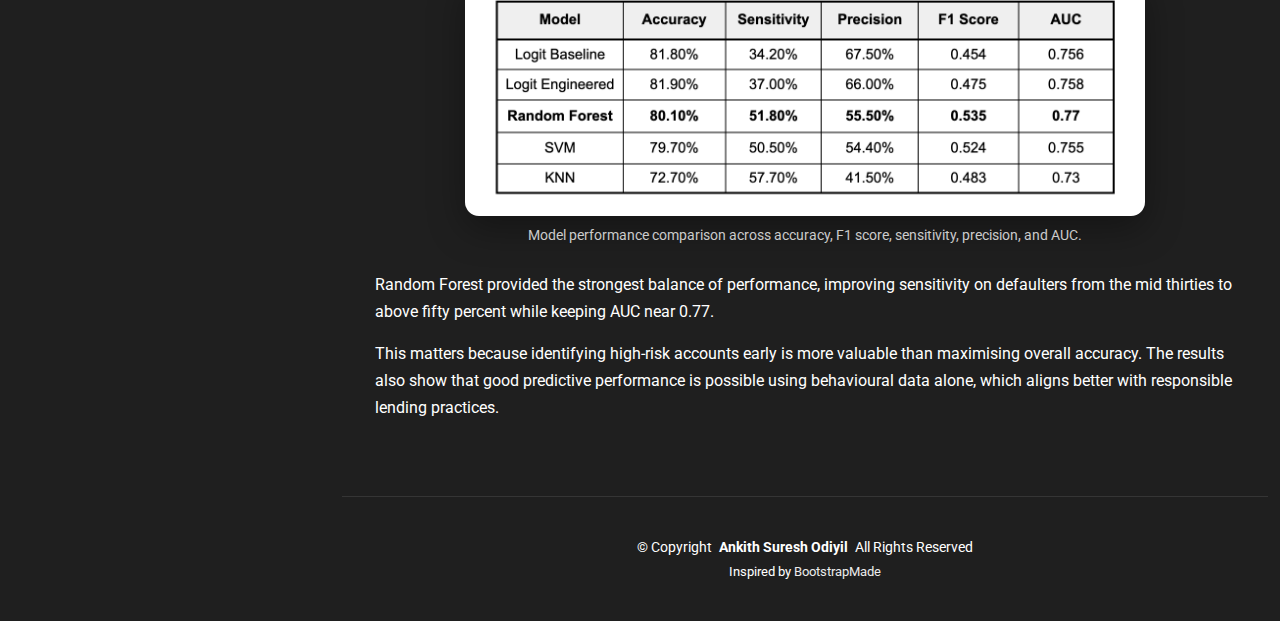
<file: project-credit-card.html>
<!DOCTYPE html>
<html lang="en">
<head>
  <meta charset="utf-8">
  <meta content="width=device-width, initial-scale=1.0" name="viewport">
  <title>Credit Card Default Prediction</title>

  <meta name="description" content="Behavioral machine learning model that predicts credit card default using engineered repayment and utilization features on the UCI Default of Credit Card Clients dataset.">
  <meta name="keywords" content="credit risk, credit card default, machine learning, feature engineering, R, data science portfolio">

  <!-- Favicons -->
  <link href="assets/img/favicon.png" rel="icon">
  <link href="assets/img/apple-touch-icon.png" rel="apple-touch-icon">

  <!-- Fonts -->
  <link href="https://fonts.googleapis.com" rel="preconnect">
  <link href="https://fonts.gstatic.com" rel="preconnect" crossorigin>
  <link href="https://fonts.googleapis.com/css2?family=Roboto:wght@400;500;700&family=Ubuntu:wght@400;500;700&family=Nunito:wght@400;600;700&display=swap" rel="stylesheet">

  <!-- Vendor CSS Files -->
  <link href="assets/vendor/bootstrap/css/bootstrap.min.css" rel="stylesheet">
  <link href="assets/vendor/bootstrap-icons/bootstrap-icons.css" rel="stylesheet">
  <link href="assets/vendor/aos/aos.css" rel="stylesheet">
  <link href="assets/vendor/glightbox/css/glightbox.min.css" rel="stylesheet">
  <link href="assets/vendor/swiper/swiper-bundle.min.css" rel="stylesheet">

  <!-- Main CSS File -->
  <link href="assets/css/main.css" rel="stylesheet">

  <!-- Scoped article styles for this page -->
  <style>
    .case-article{max-width:860px;margin-inline:auto;line-height:1.7}
    .case-article h1,.case-article h2{margin-top:1.4rem;margin-bottom:.6rem;text-align:left}
    .case-article h1:first-of-type{margin-top:.2rem}
    .case-article p{margin:.4rem 0 .9rem}
    .case-article ul{margin:.3rem 0 1.1rem 1rem}
    .case-article li{margin:.25rem 0}
    .case-article hr{border-color:rgba(255,255,255,.12);margin:1.2rem 0}

    .lede{font-size:1.06rem;opacity:.92;margin-top:.25rem}

    .meta-plain{margin:.2rem 0 .9rem;padding:0}
    .meta-plain .meta-row{display:flex;align-items:baseline;gap:.45rem;padding:.05rem 0}
    .meta-plain dt{margin:0;font-weight:600;white-space:nowrap;color:rgba(255,255,255,.78)}
    .meta-plain dt::after{content:":";margin-left:.35rem;opacity:.55}
    .meta-plain dd{margin:0;color:rgba(255,255,255,.92);flex:1 1 auto}

    .tight li{margin:.25rem 0}

    .case-figure{margin:1.25rem 0 1.6rem}
    .figure-center{max-width:680px;margin:1rem auto 1.4rem;text-align:center;}
    .figure-center img{width:100%;height:auto;border-radius:14px;box-shadow:0 12px 36px rgba(0,0,0,.35);}
    .figure-narrow{max-width:680px;margin-left:auto;margin-right:auto;}
    .case-figure figcaption{font-size:.9rem;color:rgba(255,255,255,.78);margin-top:.55rem;text-align:center;}
    .case-figure figcaption strong{color:rgba(255,255,255,.92)}

    /* Concept bubbles */
    .tag-row{margin-top:.4rem;margin-bottom:1.0rem}
    .tag{
      display:inline-block;
      background:#222;
      color:#fff;
      padding:6px 14px;
      border-radius:20px;
      font-size:.85rem;
      margin-right:6px;
      border:1px solid #fff;
    }

    .github-link{display:inline-block;margin-top:.6rem;font-weight:600}

    /* Subsection headings inside Approach */
    .subheading{
      font-weight:700;
      margin-top:1.2rem;
      margin-bottom:.4rem;
    }
  </style>
</head>

<body class="portfolio-details-page case-single-h1">
  <header id="header" class="header dark-background d-flex flex-column justify-content-center">
    <i class="header-toggle d-xl-none bi bi-list"></i>

    <div class="header-container d-flex flex-column align-items-start">
      <nav id="navmenu" class="navmenu">
        <ul>
          <li><a href="index.html#hero"><i class="bi bi-house navicon"></i>Home</a></li>
          <li><a href="index.html#about"><i class="bi bi-person navicon"></i> About</a></li>
          <li><a href="index.html#resume"><i class="bi bi-file-earmark-text navicon"></i> Resume</a></li>
          <li><a href="index.html#portfolio" class="active"><i class="bi bi-images navicon"></i> Projects</a></li>
          <li><a href="index.html#publications"><i class="bi bi-journal-richtext navicon"></i> Publications</a></li>
          <li><a href="index.html#contact"><i class="bi bi-envelope navicon"></i> Contact</a></li>
        </ul>
      </nav>

      <div class="social-links text-center">
        <a href="https://github.com/ankithsuresh" class="github"><i class="bi bi-github"></i></a>
        <a href="https://www.linkedin.com/in/ankithsuresh" class="linkedin"><i class="bi bi-linkedin"></i></a>
        <a href="mailto:ankithsuresh.15@gmail.com" class="email"><i class="bi bi-envelope"></i></a>
      </div>
    </div>
  </header>

  <main class="main">

<!-- Page Title -->
<div class="page-title dark-background">
  <div class="container d-lg-flex justify-content-between align-items-center">
    <nav class="breadcrumbs">
      <ol>
        <li><a href="index.html">Home</a></li>
        <li><a href="index.html#portfolio">Projects</a></li>
        <li class="current">Credit Card Default Prediction</li>
      </ol>
    </nav>
    <div></div>

  </div>
</div>
<!-- End Page Title -->


    <!-- Article -->
    <section class="section">
      <div class="container" data-aos="fade-up" data-aos-delay="100">
        <article class="case-article">

          <h1>Credit Card Default Prediction</h1>

          <dl class="meta-plain" aria-label="Project meta">
            <div class="meta-row">
              <dt>GitHub</dt>
              <dd><a href="https://github.com/ankithsuresh/credit-card-default-prediction" target="_blank" rel="noopener">View repository</a></dd>
            </div>
            <div class="meta-row">
              <dt>Concepts</dt>
              <dd>R programming · Data exploration · Feature engineering · Statistical modelling · Machine learning</dd>
            </div>
          </dl>

          <!-- Overview -->
          <h2 id="overview">Project Overview</h2>
          <p class="lede">
            Using the UCI Default of Credit Card Clients dataset, I built models that predict whether a customer will default next month.
            Instead of relying on demographic attributes, I focused on behavioural patterns that indicate financial stress.
          </p>

          <!-- <div class="tag-row">
            <span class="tag">R Programming</span>
            <span class="tag">Feature Engineering</span>
            <span class="tag">Machine Learning</span>
            <span class="tag">Credit Risk</span>
            <span class="tag">Statistical Modelling</span>
          </div> -->

          <!-- EDA figure -->
          <figure class="case-figure figure-center figure-narrow">
            <img src="assets/img/portfolio/exploratorydatacc.png"
                 alt="EDA plots showing default vs no default distribution and repayment status distributions by month.">
            <figcaption>
              Early exploratory analysis showing the default distribution and repayment delay patterns across months.
            </figcaption>
          </figure>

          <!-- Approach -->
          <h2 id="approach">Approach</h2>

          <p class="subheading">1. Behavioral features instead of demographics</p>
          <p>
            Credit risk should be guided by how customers manage their accounts. I excluded demographic variables and used only financial behaviour such as bills, payments, credit limits, and repayment history.
          </p>

          <p class="subheading">2. Engineered features that measure financial stress</p>
          <p>
            Monthly bill and payment columns are noisy and highly correlated, so I built a small set of summary features that better reflect repayment behaviour:
          </p>

          <ul class="tight">
            <li><strong>Times Delayed</strong>: Number of months in the last six where the account was late. This captures how often the customer falls behind.</li>
            <li><strong>Average and Maximum Delay</strong>: Average lateness across six months and the single worst delay. Together they show both typical behaviour and the most severe incident.</li>
            <li><strong>Pay Trend</strong>: Difference between the most recent delay code (PAY_1) and an older one (PAY_6). Positive values mean repayments are getting worse over time, negative values mean they are improving.</li>
            <li><strong>Utilization and Payment Ratios</strong>: Current bill relative to credit limit, payment relative to bill, and average bill and payment amounts. These features summarise how heavily the card is used and how much of the balance is usually repaid.</li>
          </ul>

          <p>
            These engineered signals make it easier for models to capture patterns that raw columns may hide.
          </p>

          <p class="subheading">3. Models tuned for imbalanced data</p>
          <p>
            Since most customers do not default, I oversampled defaulters in the training set.
            I evaluated logistic regression, Random Forest, SVM, and KNN using accuracy, precision, sensitivity, F1 score, and AUC on a held-out test set.
          </p>

          <!-- Results -->
          <h2 id="results">Key Results</h2>

          <figure class="case-figure figure-center figure-narrow">
            <img src="assets/img/portfolio/modelresultscc.png"
                 alt="Table comparing model performance across accuracy, sensitivity, precision, F1 and AUC.">
            <figcaption>
              Model performance comparison across accuracy, F1 score, sensitivity, precision, and AUC.
            </figcaption>
          </figure>

          <p>
            Random Forest provided the strongest balance of performance, improving sensitivity on defaulters from the mid thirties to above fifty percent while keeping AUC near 0.77.
          </p>
          <p>
            This matters because identifying high-risk accounts early is more valuable than maximising overall accuracy.
            The results also show that good predictive performance is possible using behavioural data alone, which aligns better with responsible lending practices.
          </p>

        </article>
      </div>
    </section>
    <!-- End Article -->

  </main>

  <footer id="footer" class="footer position-relative">
    <div class="container">
      <div class="copyright text-center">
        <p>© <span>Copyright</span> <strong class="px-1 sitename">Ankith Suresh Odiyil</strong> <span>All Rights Reserved</span></p>
      </div>
      <div class="credits">
        Inspired by <a href="https://bootstrapmade.com/">BootstrapMade</a>
      </div>
    </div>
  </footer>

  <!-- Scroll Top -->
  <a href="#" id="scroll-top" class="scroll-top d-flex align-items-center justify-content-center">
    <i class="bi bi-arrow-up-short"></i>
  </a>

  <!-- Preloader -->
  <div id="preloader"></div>

  <!-- Vendor JS Files -->
  <script src="assets/vendor/bootstrap/js/bootstrap.bundle.min.js"></script>
  <script src="assets/vendor/php-email-form/validate.js"></script>
  <script src="assets/vendor/aos/aos.js"></script>
  <script src="assets/vendor/typed.js/typed.umd.js"></script>
  <script src="assets/vendor/purecounter/purecounter_vanilla.js"></script>
  <script src="assets/vendor/waypoints/noframework.waypoints.js"></script>
  <script src="assets/vendor/isotope-layout/isotope.pkgd.min.js"></script>
  <script src="assets/vendor/imagesloaded/imagesloaded.pkgd.min.js"></script>
  <script src="assets/vendor/glightbox/js/glightbox.min.js"></script>
  <script src="assets/vendor/swiper/swiper-bundle.min.js"></script>

  <!-- Main JS File -->
  <script src="assets/js/main.js"></script>
</body>
</html>
</file>
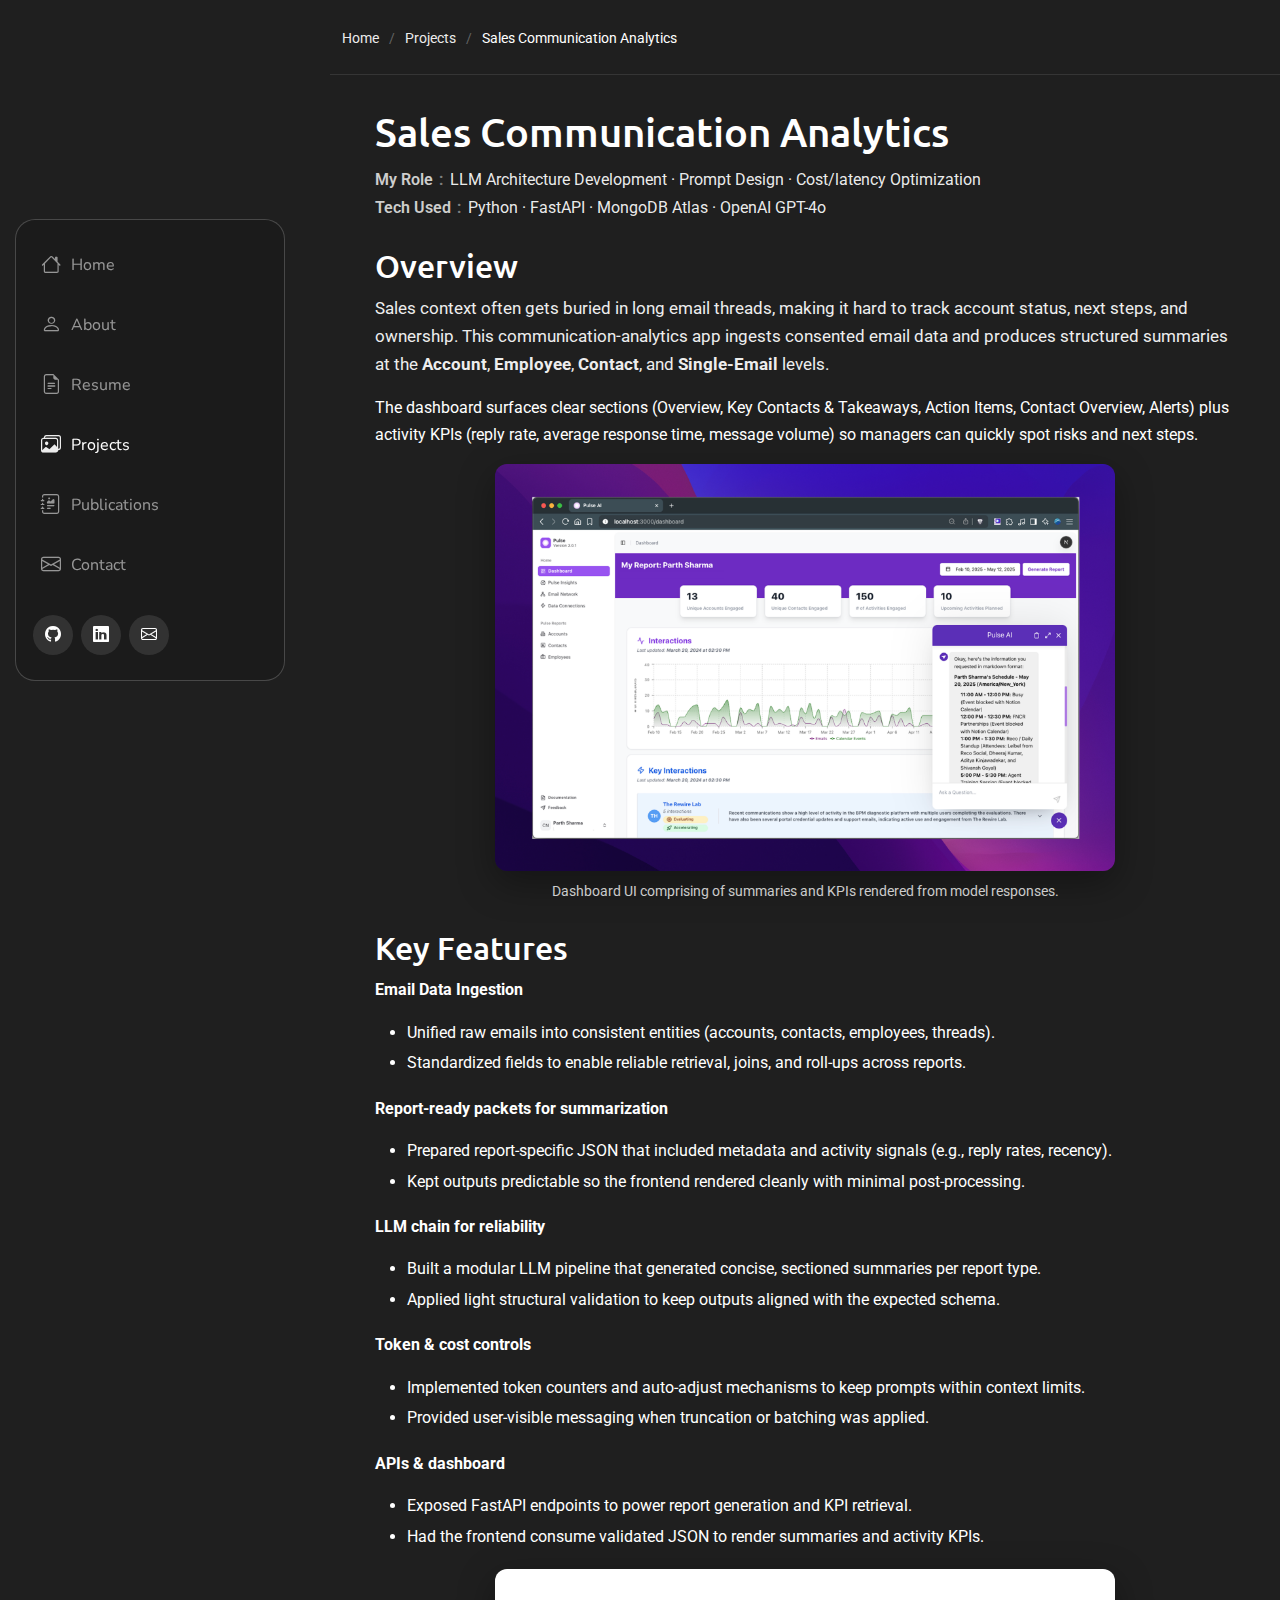
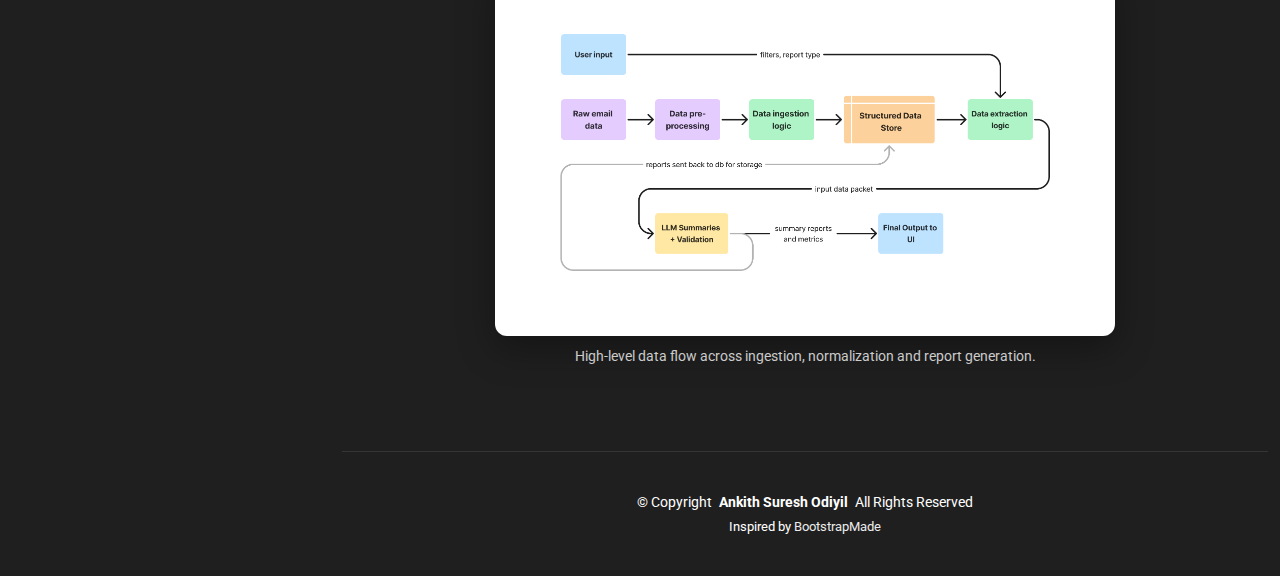
<file: project-img-mod.html>
<!DOCTYPE html>
<html lang="en">
<head>
  <meta charset="utf-8">
  <meta content="width=device-width, initial-scale=1.0" name="viewport">
  <title>Sales Communication Analytics</title>
  <meta name="description" content="LLM-powered communication analytics: structured summaries across accounts, employees, contacts, and single emails, with KPI dashboards for reply rates and response times.">
  <meta name="keywords" content="LLM, GPT-4o, communication analytics, email summarization, KPIs, FastAPI, MongoDB, Python">

  <!-- Favicons -->
  <link href="assets/img/favicon.png" rel="icon">
  <link href="assets/img/apple-touch-icon.png" rel="apple-touch-icon">

  <!-- Fonts -->
  <link href="https://fonts.googleapis.com" rel="preconnect">
  <link href="https://fonts.gstatic.com" rel="preconnect" crossorigin>
  <link href="https://fonts.googleapis.com/css2?family=Roboto:wght@400;500;700&family=Ubuntu:wght@400;500;700&family=Nunito:wght@400;600;700&display=swap" rel="stylesheet">

  <!-- Vendor CSS Files -->
  <link href="assets/vendor/bootstrap/css/bootstrap.min.css" rel="stylesheet">
  <link href="assets/vendor/bootstrap-icons/bootstrap-icons.css" rel="stylesheet">
  <link href="assets/vendor/aos/aos.css" rel="stylesheet">
  <link href="assets/vendor/glightbox/css/glightbox.min.css" rel="stylesheet">
  <link href="assets/vendor/swiper/swiper-bundle.min.css" rel="stylesheet">

  <!-- Main CSS File -->
  <link href="assets/css/main.css" rel="stylesheet">

  <!-- Scoped article styles -->
  <style>
    .case-article{max-width:860px;margin-inline:auto;line-height:1.65}
    .case-article h1,.case-article h2{margin-top:1.6rem;margin-bottom:.6rem}
    .case-article p{margin:.5rem 0 1rem}
    .case-article ul{margin:.25rem 0 1.2rem}
    .case-article hr{border-color:rgba(255,255,255,.12);margin:1.2rem 0}

    /* .case-figure{margin:1.25rem 0 1.6rem}
    .case-figure img{width:100%;border-radius:12px;box-shadow:0 12px 36px rgba(0,0,0,.35)} */
 
    .figure-center{max-width: 620px;margin: 1rem auto 1.4rem;text-align: center;}
    .figure-center img{width: 100%;height: auto;border-radius: 12px;box-shadow: 0 12px 36px rgba(0,0,0,.35);}
    .figure-narrow{max-width: 620px;margin-left: auto;margin-right: auto;}

    .case-figure figcaption{font-size:.9rem;color:rgba(255,255,255,.78);margin-top:.55rem;text-align:center;}
    .case-figure figcaption strong{color:rgba(255,255,255,.92)}

    /* Narrow figure variant for smaller, centered images */
    .case-figure--narrow img{max-width:72%;display:block;margin-inline:auto}

    .case-kicker{font-style:italic;color:rgba(255,255,255,.85);margin-top:.25rem}
    .lede{font-size:1.06rem;opacity:.92;margin-top:.25rem}

    .meta-plain{margin:.2rem 0 .9rem;padding:0}
    .meta-plain .meta-row{display:flex;align-items:baseline;gap:.45rem;padding:.05rem 0}
    .meta-plain dt{margin:0;font-weight:600;white-space:nowrap;color:rgba(255,255,255,.78)}
    .meta-plain dt::after{content:":";margin-left:.35rem;opacity:.55}
    .meta-plain dd{margin:0;color:rgba(255,255,255,.92);flex:1 1 auto}

    .tight li{margin:.25rem 0}

    body.portfolio-details-page .page-title{padding:28px 0 14px}
    body.portfolio-details-page .page-title + .section{padding-top:16px}
    .case-article h1:first-of-type{margin-top:.2rem}
    .case-single-h1 .page-title h1{display:none}
  </style>
</head>

<body class="portfolio-details-page case-single-h1">
  <header id="header" class="header dark-background d-flex flex-column justify-content-center">
    <i class="header-toggle d-xl-none bi bi-list"></i>
    <div class="header-container d-flex flex-column align-items-start">
      <nav id="navmenu" class="navmenu">
        <ul>
          <li><a href="index.html#hero"><i class="bi bi-house navicon"></i>Home</a></li>
          <li><a href="index.html#about"><i class="bi bi-person navicon"></i> About</a></li>
          <li><a href="index.html#resume"><i class="bi bi-file-earmark-text navicon"></i> Resume</a></li>
          <li><a href="index.html#portfolio" class="active"><i class="bi bi-images navicon"></i> Projects</a></li>
          <li><a href="index.html#publications"><i class="bi bi-journal-richtext navicon"></i> Publications</a></li>
          <li><a href="index.html#contact"><i class="bi bi-envelope navicon"></i> Contact</a></li>
        </ul>
      </nav>
      <div class="social-links text-center">
        <a href="https://github.com/ankithsuresh" class="github"><i class="bi bi-github"></i></a>
        <a href="https://www.linkedin.com/in/ankithsuresh" class="linkedin"><i class="bi bi-linkedin"></i></a>
        <a href="mailto:ankithsuresh.15@gmail.com" class="email"><i class="bi bi-envelope"></i></a>
      </div>
    </div>
  </header>

  <main class="main">
    <div class="page-title dark-background">
      <div class="container d-lg-flex justify-content-between align-items-center">
        <h1 class="mb-2 mb-lg-0">Sales Communication Analytics</h1>
        <nav class="breadcrumbs">
          <ol>
            <li><a href="index.html">Home</a></li>
            <li><a href="index.html#portfolio">Projects</a></li>
            <li class="current">Sales Communication Analytics</li>
          </ol>
        </nav>
      </div>
    </div>

    <section class="section">
      <div class="container" data-aos="fade-up" data-aos-delay="100">
        <article class="case-article">

          <h1>Sales Communication Analytics</h1>
          <dl class="meta-plain" aria-label="Project meta">
            <div class="meta-row">
              <dt>My Role</dt>
              <dd>LLM Architecture Development · Prompt Design  · Cost/latency Optimization</dd>
            </div>
            <div class="meta-row">
              <dt>Tech Used</dt>
              <dd>Python · FastAPI · MongoDB Atlas · OpenAI GPT-4o</dd>
            </div>
          </dl>

          <!-- Overview -->
          <h2 id="overview">Overview</h2>
          <p class="lede">
            Sales context often gets buried in long email threads, making it hard to track account status, next steps, and ownership.
            This communication-analytics app ingests consented email data and produces structured summaries at the
            <strong>Account</strong>, <strong>Employee</strong>, <strong>Contact</strong>, and <strong>Single-Email</strong> levels.
          </p>
          <p>
            The dashboard surfaces clear sections (Overview, Key Contacts &amp; Takeaways, Action Items, Contact Overview, Alerts) plus activity KPIs
            (reply rate, average response time, message volume) so managers can quickly spot risks and next steps.
          </p>

          <!-- Dashboard image (narrow, right after Overview) -->
          <figure class="case-figure figure-center figure-narrow">
            <img src="assets/img/portfolio/pulse_dashboard.png" alt="Dashboard screenshot showing report sections and KPIs">
            <figcaption>Dashboard UI comprising of summaries and KPIs rendered from model responses.</figcaption>
          </figure>

          <!-- Approach -->
          <h2 id="approach">Key Features</h2>

          <p><strong>Email Data Ingestion</strong></p>
          <ul class="tight">
            <li>Unified raw emails into consistent entities (accounts, contacts, employees, threads).</li>
            <li>Standardized fields to enable reliable retrieval, joins, and roll-ups across reports.</li>
          </ul>

          <p><strong>Report-ready packets for summarization</strong></p>
          <ul class="tight">
            <li>Prepared report-specific JSON that included metadata and activity signals (e.g., reply rates, recency).</li>
            <li>Kept outputs predictable so the frontend rendered cleanly with minimal post-processing.</li>
          </ul>

          <p><strong>LLM chain for reliability</strong></p>
          <ul class="tight">
            <li>Built a modular LLM pipeline that generated concise, sectioned summaries per report type.</li>
            <li>Applied light structural validation to keep outputs aligned with the expected schema.</li>
          </ul>

          <p><strong>Token &amp; cost controls</strong></p>
          <ul class="tight">
            <li>Implemented token counters and auto-adjust mechanisms to keep prompts within context limits.</li>
            <li>Provided user-visible messaging when truncation or batching was applied.</li>
          </ul>

          <p><strong>APIs &amp; dashboard</strong></p>
          <ul class="tight">
            <li>Exposed FastAPI endpoints to power report generation and KPI retrieval.</li>
            <li>Had the frontend consume validated JSON to render summaries and activity KPIs.</li>
          </ul>

          <!-- Block diagram image AFTER the approach -->
          <figure class="case-figure figure-center figure-narrow">
            <img src="assets/img/portfolio/pulse_chart.png" alt="Sanitized architecture/data-flow diagram of the communication analytics pipeline">
            <figcaption>High-level data flow across ingestion, normalization and report generation.</figcaption>
          </figure>

        </article>
      </div>
    </section>
  </main>

  <footer id="footer" class="footer position-relative">
    <div class="container">
      <div class="copyright text-center">
        <p>© <span>Copyright</span> <strong class="px-1 sitename">Ankith Suresh Odiyil</strong> <span>All Rights Reserved</span></p>
      </div>
      <div class="credits">
        Inspired by <a href="https://bootstrapmade.com/">BootstrapMade</a>
      </div>
    </div>
  </footer>

  <a href="#" id="scroll-top" class="scroll-top d-flex align-items-center justify-content-center"><i class="bi bi-arrow-up-short"></i></a>
  <div id="preloader"></div>

  <script src="assets/vendor/bootstrap/js/bootstrap.bundle.min.js"></script>
  <script src="assets/vendor/php-email-form/validate.js"></script>
  <script src="assets/vendor/aos/aos.js"></script>
  <script src="assets/vendor/typed.js/typed.umd.js"></script>
  <script src="assets/vendor/purecounter/purecounter_vanilla.js"></script>
  <script src="assets/vendor/waypoints/noframework.waypoints.js"></script>
  <script src="assets/vendor/isotope-layout/isotope.pkgd.min.js"></script>
  <script src="assets/vendor/imagesloaded/imagesloaded.pkgd.min.js"></script>
  <script src="assets/vendor/glightbox/js/glightbox.min.js"></script>
  <script src="assets/vendor/swiper/swiper-bundle.min.js"></script>
  <script src="assets/js/main.js"></script>
</body>
</html>
</file>
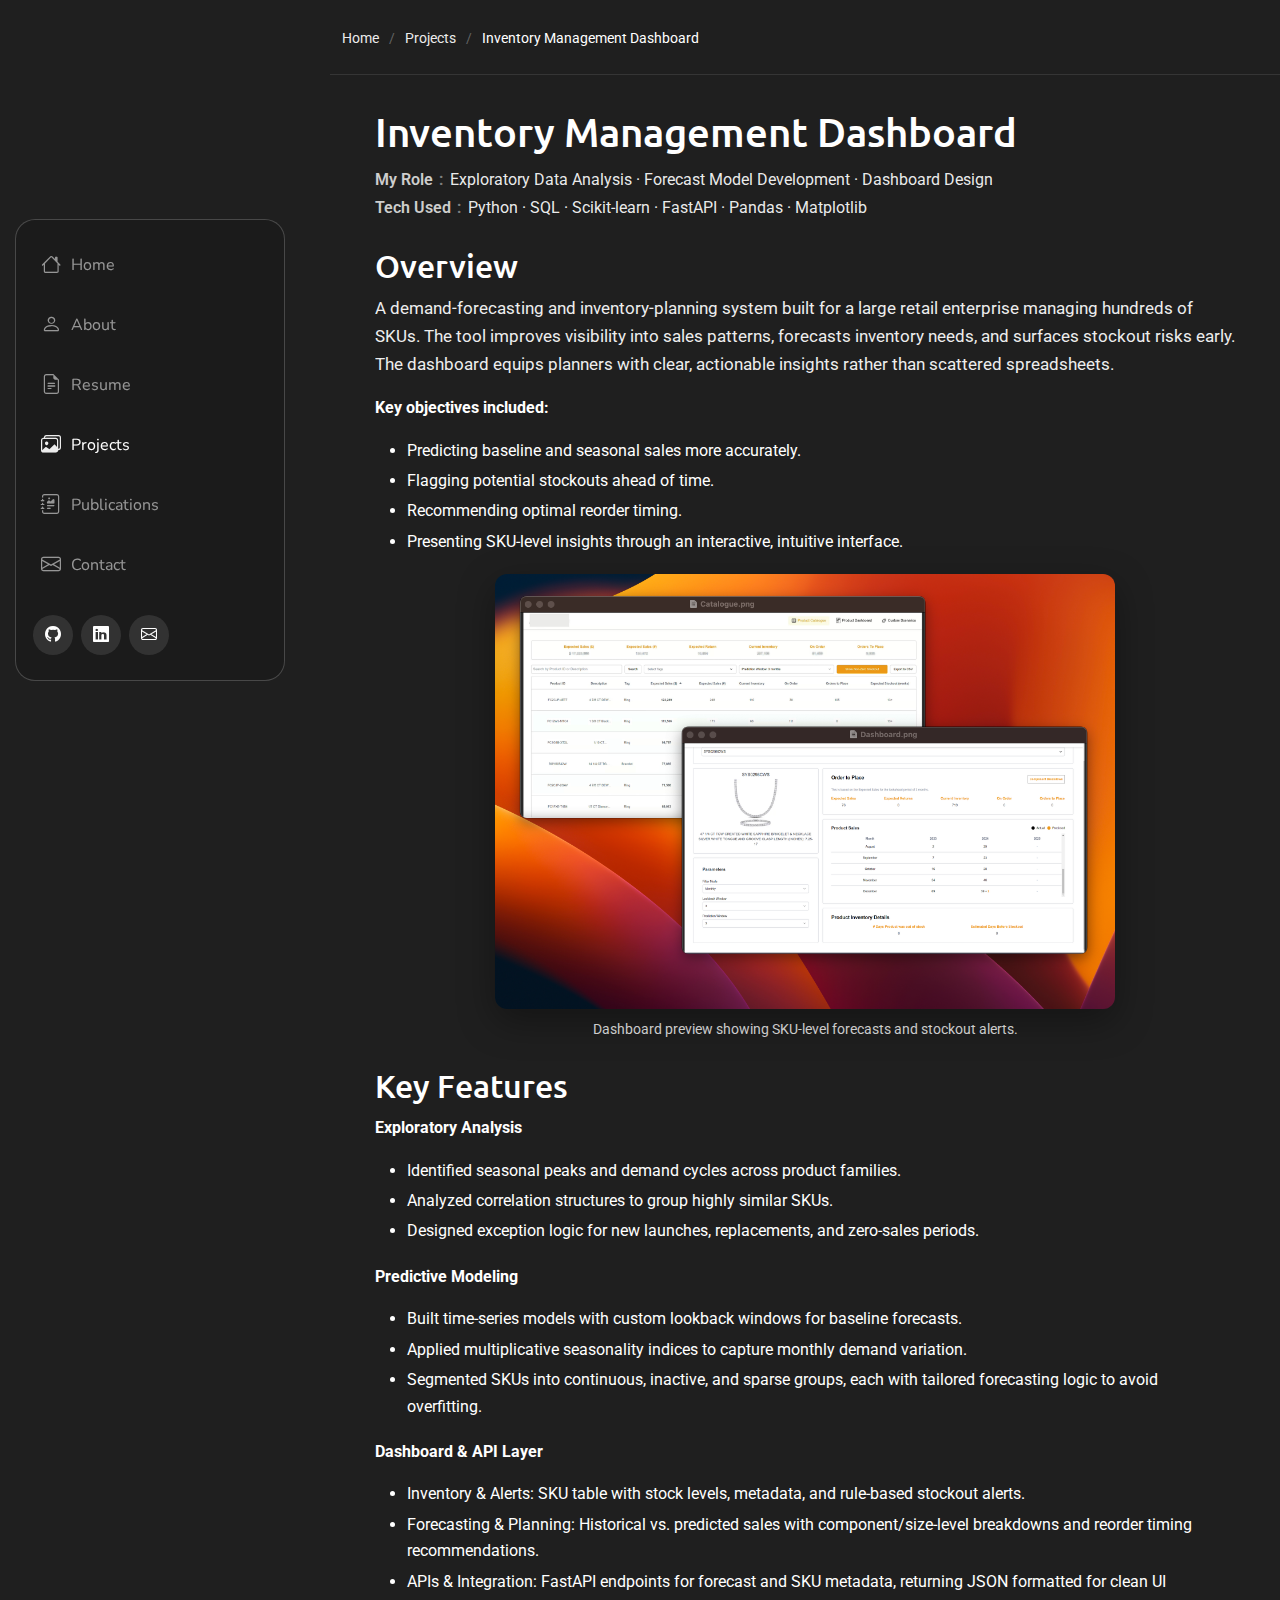
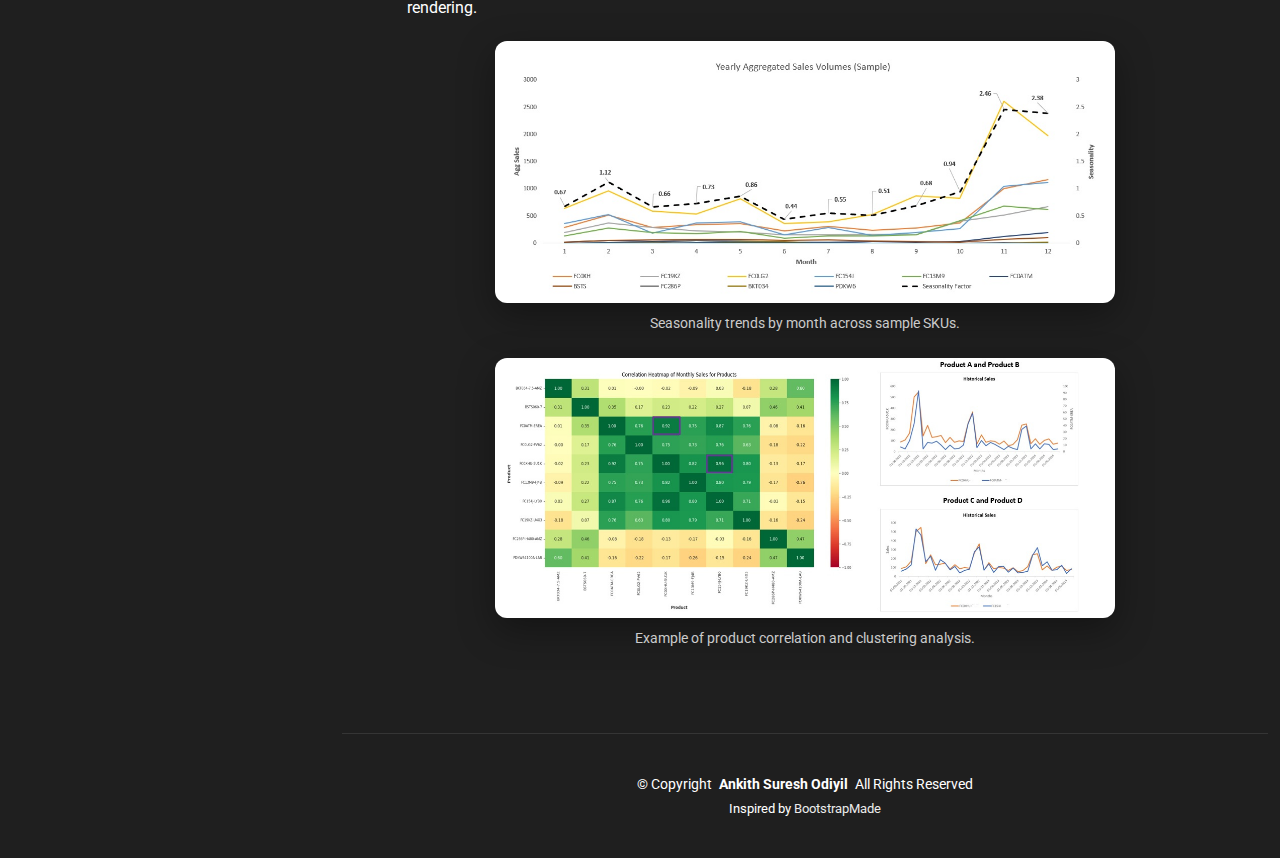
<file: project-inventory.html>
<!DOCTYPE html>
<html lang="en">
<head>
  <meta charset="utf-8">
  <meta content="width=device-width, initial-scale=1.0" name="viewport">
  <title>Inventory Forecasting &amp; Management</title>
  <meta name="description" content="Demand-forecasting and inventory-planning system for a large retail enterprise, with SKU-level forecasts, stockout alerts, and interactive dashboards.">
  <meta name="keywords" content="inventory forecasting, demand planning, time series, machine learning, dashboard, retail analytics">

  <!-- Favicons -->
  <link href="assets/img/favicon.png" rel="icon">
  <link href="assets/img/apple-touch-icon.png" rel="apple-touch-icon">

  <!-- Fonts -->
  <link href="https://fonts.googleapis.com" rel="preconnect">
  <link href="https://fonts.gstatic.com" rel="preconnect" crossorigin>
  <link href="https://fonts.googleapis.com/css2?family=Roboto:wght@400;500;700&family=Ubuntu:wght@400;500;700&family=Nunito:wght@400;600;700&display=swap" rel="stylesheet">

  <!-- Vendor CSS Files -->
  <link href="assets/vendor/bootstrap/css/bootstrap.min.css" rel="stylesheet">
  <link href="assets/vendor/bootstrap-icons/bootstrap-icons.css" rel="stylesheet">
  <link href="assets/vendor/aos/aos.css" rel="stylesheet">
  <link href="assets/vendor/glightbox/css/glightbox.min.css" rel="stylesheet">
  <link href="assets/vendor/swiper/swiper-bundle.min.css" rel="stylesheet">

  <!-- Main CSS File -->
  <link href="assets/css/main.css" rel="stylesheet">

  <!-- Scoped article styles -->
  <style>
    .case-article{max-width:860px;margin-inline:auto;line-height:1.65}
    .case-article h1,.case-article h2{margin-top:1.6rem;margin-bottom:.6rem}
    .case-article p{margin:.5rem 0 1rem}
    .case-article ul{margin:.25rem 0 1.2rem}
    .case-article hr{border-color:rgba(255,255,255,.12);margin:1.2rem 0}

    .case-figure{margin:1.25rem 0 1.6rem}
    .case-figure img{width:100%;border-radius:12px;box-shadow:0 12px 36px rgba(0,0,0,.35)}

    .figure-center{max-width:620px;margin:1rem auto 1.4rem;text-align:center;}
    .figure-center img{width:100%;height:auto;border-radius:12px;box-shadow:0 12px 36px rgba(0,0,0,.35);}
    .figure-narrow{max-width:620px;margin-left:auto;margin-right:auto;}

    .case-figure figcaption{font-size:.9rem;color:rgba(255,255,255,.78);margin-top:.55rem;text-align:center;}
    .case-figure figcaption strong{color:rgba(255,255,255,.92)}

    .lede{font-size:1.06rem;opacity:.92;margin-top:.25rem}

    .meta-plain{margin:.2rem 0 .9rem;padding:0}
    .meta-plain .meta-row{display:flex;align-items:baseline;gap:.45rem;padding:.05rem 0}
    .meta-plain dt{margin:0;font-weight:600;white-space:nowrap;color:rgba(255,255,255,.78)}
    .meta-plain dt::after{content:":";margin-left:.35rem;opacity:.55}
    .meta-plain dd{margin:0;color:rgba(255,255,255,.92);flex:1 1 auto}

    .tight li{margin:.25rem 0}

    body.portfolio-details-page .page-title{padding:28px 0 14px}
    body.portfolio-details-page .page-title + .section{padding-top:16px}
    .case-article h1:first-of-type{margin-top:.2rem}
    .case-single-h1 .page-title h1{display:none}
  </style>
</head>

<body class="portfolio-details-page case-single-h1">
  <header id="header" class="header dark-background d-flex flex-column justify-content-center">
    <i class="header-toggle d-xl-none bi bi-list"></i>

    <div class="header-container d-flex flex-column align-items-start">
      <nav id="navmenu" class="navmenu">
        <ul>
          <li><a href="index.html#hero"><i class="bi bi-house navicon"></i>Home</a></li>
          <li><a href="index.html#about"><i class="bi bi-person navicon"></i> About</a></li>
          <li><a href="index.html#resume"><i class="bi bi-file-earmark-text navicon"></i> Resume</a></li>
          <li><a href="index.html#portfolio" class="active"><i class="bi bi-images navicon"></i> Projects</a></li>
          <li><a href="index.html#publications"><i class="bi bi-journal-richtext navicon"></i> Publications</a></li>
          <li><a href="index.html#contact"><i class="bi bi-envelope navicon"></i> Contact</a></li>
        </ul>
      </nav>

      <div class="social-links text-center">
        <a href="https://github.com/ankithsuresh" class="github"><i class="bi bi-github"></i></a>
        <a href="https://www.linkedin.com/in/ankithsuresh" class="linkedin"><i class="bi bi-linkedin"></i></a>
        <a href="mailto:ankithsuresh.15@gmail.com" class="email"><i class="bi bi-envelope"></i></a>
      </div>
    </div>
  </header>

  <main class="main">

    <!-- Page Title -->
    <div class="page-title dark-background">
      <div class="container d-lg-flex justify-content-between align-items-center">
        <h1 class="mb-2 mb-lg-0">Inventory Forecasting &amp; Management</h1>
        <nav class="breadcrumbs">
          <ol>
            <li><a href="index.html">Home</a></li>
            <li><a href="index.html#portfolio">Projects</a></li>
            <li class="current">Inventory Management Dashboard</li>
          </ol>
        </nav>
      </div>
    </div>
    <!-- End Page Title -->

    <!-- Article -->
    <section class="section">
      <div class="container" data-aos="fade-up" data-aos-delay="100">
        <article class="case-article">

          <h1>Inventory Management Dashboard</h1>
          <dl class="meta-plain" aria-label="Project meta">
            <div class="meta-row">
              <dt>My Role</dt>
              <dd>Exploratory Data Analysis · Forecast Model Development · Dashboard Design</dd>
            </div>
            <div class="meta-row">
              <dt>Tech Used</dt>
              <dd>Python · SQL · Scikit-learn · FastAPI · Pandas · Matplotlib</dd>
            </div>
          </dl>

          <!-- Overview -->
          <h2 id="overview">Overview</h2>
          <p class="lede">
            A demand-forecasting and inventory-planning system built for a large retail enterprise managing hundreds of SKUs.
            The tool improves visibility into sales patterns, forecasts inventory needs, and surfaces stockout risks early.
            The dashboard equips planners with clear, actionable insights rather than scattered spreadsheets.
          </p>

          <p><strong>Key objectives included:</strong></p>
          <ul class="tight">
            <li>Predicting baseline and seasonal sales more accurately.</li>
            <li>Flagging potential stockouts ahead of time.</li>
            <li>Recommending optimal reorder timing.</li>
            <li>Presenting SKU-level insights through an interactive, intuitive interface.</li>
          </ul>

          <!-- Dashboard image -->
          <figure class="case-figure figure-center figure-narrow">
            <img src="assets/img/portfolio/inv-interface.png"
                 alt="Inventory dashboard interface with SKU-level forecasts and stockout alerts.">
            <figcaption>Dashboard preview showing SKU-level forecasts and stockout alerts.</figcaption>
          </figure>

          <!-- Key Features -->
          <h2 id="features">Key Features</h2>

          <p><strong>Exploratory Analysis</strong></p>
          <ul class="tight">
            <li>Identified seasonal peaks and demand cycles across product families.</li>
            <li>Analyzed correlation structures to group highly similar SKUs.</li>
            <li>Designed exception logic for new launches, replacements, and zero-sales periods.</li>
          </ul>

          <p><strong>Predictive Modeling</strong></p>
          <ul class="tight">
            <li>Built time-series models with custom lookback windows for baseline forecasts.</li>
            <li>Applied multiplicative seasonality indices to capture monthly demand variation.</li>
            <li>Segmented SKUs into continuous, inactive, and sparse groups, each with tailored forecasting logic to avoid overfitting.</li>
          </ul>

          <p><strong>Dashboard &amp; API Layer</strong></p>

          <ul class="tight">
            <li>Inventory & Alerts: SKU table with stock levels, metadata, and rule-based stockout alerts.</li>
            <li>Forecasting & Planning: Historical vs. predicted sales with component/size-level breakdowns and reorder timing recommendations.</li>
            <li>APIs & Integration: FastAPI endpoints for forecast and SKU metadata, returning JSON formatted for clean UI rendering.</li>
          </ul>

          <figure class="case-figure figure-center figure-narrow">
            <img src="assets/img/portfolio/seasonality.jpg"
                 alt="Seasonality index by month across key SKUs.">
            <figcaption>Seasonality trends by month across sample SKUs.</figcaption>
          </figure>

          <figure class="case-figure figure-center figure-narrow">
            <img src="assets/img/portfolio/correlation.png"
                 alt="Product correlation heatmap and paired demand histories.">
            <figcaption>Example of product correlation and clustering analysis.</figcaption>
          </figure>

        </article>
      </div>
    </section>
    <!-- End Article -->

  </main>

  <footer id="footer" class="footer position-relative">
    <div class="container">
      <div class="copyright text-center">
        <p>© <span>Copyright</span> <strong class="px-1 sitename">Ankith Suresh Odiyil</strong> <span>All Rights Reserved</span></p>
      </div>
      <div class="credits">
        Inspired by <a href="https://bootstrapmade.com/">BootstrapMade</a>
      </div>
    </div>
  </footer>

  <!-- Scroll Top -->
  <a href="#" id="scroll-top" class="scroll-top d-flex align-items-center justify-content-center">
    <i class="bi bi-arrow-up-short"></i>
  </a>

  <!-- Preloader -->
  <div id="preloader"></div>

  <!-- Vendor JS Files -->
  <script src="assets/vendor/bootstrap/js/bootstrap.bundle.min.js"></script>
  <script src="assets/vendor/php-email-form/validate.js"></script>
  <script src="assets/vendor/aos/aos.js"></script>
  <script src="assets/vendor/typed.js/typed.umd.js"></script>
  <script src="assets/vendor/purecounter/purecounter_vanilla.js"></script>
  <script src="assets/vendor/waypoints/noframework.waypoints.js"></script>
  <script src="assets/vendor/isotope-layout/isotope.pkgd.min.js"></script>
  <script src="assets/vendor/imagesloaded/imagesloaded.pkgd.min.js"></script>
  <script src="assets/vendor/glightbox/js/glightbox.min.js"></script>
  <script src="assets/vendor/swiper/swiper-bundle.min.js"></script>

  <!-- Main JS File -->
  <script src="assets/js/main.js"></script>
</body>
</html>
</file>
<file: assets/css/main.css>
/**
* Template Name: SnapFolio
* Template URL: https://bootstrapmade.com/snapfolio-bootstrap-portfolio-template/
* Updated: Jul 21 2025 with Bootstrap v5.3.7
* Author: BootstrapMade.com
* License: https://bootstrapmade.com/license/
*/

/*--------------------------------------------------------------
# Font & Color Variables
# Help: https://bootstrapmade.com/color-system/
--------------------------------------------------------------*/
/* Fonts */
:root {
  --default-font: "Roboto",  system-ui, -apple-system, "Segoe UI", Roboto, "Helvetica Neue", Arial, "Noto Sans", "Liberation Sans", sans-serif, "Apple Color Emoji", "Segoe UI Emoji", "Segoe UI Symbol", "Noto Color Emoji";
  --heading-font: "Ubuntu",  sans-serif;
  --nav-font: "Nunito",  sans-serif;
}

/* Global Colors - The following color variables are used throughout the website. Updating them here will change the color scheme of the entire website */
:root { 
  --background-color: #1f1f1f; /* Background color for the entire website, including individual sections */
  --default-color: #ffffff; /* Default color used for the majority of the text content across the entire website */
  --heading-color: #ffffff; /* Color for headings, subheadings and title throughout the website */
  --accent-color: #ececec; /* Accent color that represents your brand on the website. It's used for buttons, links, and other elements that need to stand out */
  --surface-color: #232323; /* The surface color is used as a background of boxed elements within sections, such as cards, icon boxes, or other elements that require a visual separation from the global background. */
  --contrast-color: #310606; /* Contrast color for text, ensuring readability against backgrounds of accent, heading, or default colors. */
}

/* Nav Menu Colors - The following color variables are used specifically for the navigation menu. They are separate from the global colors to allow for more customization options */
:root {
  --nav-color: rgba(236, 236, 236, 0.59);  /* The default color of the main navmenu links */
  --nav-hover-color: #ffffff; /* Applied to main navmenu links when they are hovered over or active */
  --nav-mobile-background-color: #393939; /* Used as the background color for mobile navigation menu */
  --nav-dropdown-background-color: #393939; /* Used as the background color for dropdown items that appear when hovering over primary navigation items */
  --nav-dropdown-color: #ffffff; /* Used for navigation links of the dropdown items in the navigation menu. */
  --nav-dropdown-hover-color: #ececec; /* Similar to --nav-hover-color, this color is applied to dropdown navigation links when they are hovered over. */
}

/* Color Presets - These classes override global colors when applied to any section or element, providing reuse of the sam color scheme. */

.light-background {
  --background-color: #2c2c2c;
  --surface-color: #323232;
}

.dark-background {
  --background-color: #040b14;
  --default-color: #ffffff;
  --heading-color: #ffffff;
  --surface-color: #151f2b;
  --contrast-color: #ffffff;
}

/* Smooth scroll */
:root {
  scroll-behavior: smooth;
}

/*--------------------------------------------------------------
# General Styling & Shared Classes
--------------------------------------------------------------*/
body {
  color: var(--default-color);
  background-color: var(--background-color);
  font-family: var(--default-font);
}

a {
  color: var(--accent-color);
  text-decoration: none;
  transition: 0.3s;
}

a:hover {
  color: color-mix(in srgb, var(--accent-color), transparent 25%);
  text-decoration: none;
}

h1,
h2,
h3,
h4,
h5,
h6 {
  color: var(--heading-color);
  font-family: var(--heading-font);
}

/* PHP Email Form Messages
------------------------------*/
.php-email-form .error-message {
  display: none;
  background: #df1529;
  color: #ffffff;
  text-align: left;
  padding: 15px;
  margin-bottom: 24px;
  font-weight: 600;
}

.php-email-form .sent-message {
  display: none;
  color: #ffffff;
  background: #059652;
  text-align: center;
  padding: 15px;
  margin-bottom: 24px;
  font-weight: 600;
}

.php-email-form .loading {
  display: none;
  background: var(--surface-color);
  text-align: center;
  padding: 15px;
  margin-bottom: 24px;
}

.php-email-form .loading:before {
  content: "";
  display: inline-block;
  border-radius: 50%;
  width: 24px;
  height: 24px;
  margin: 0 10px -6px 0;
  border: 3px solid var(--accent-color);
  border-top-color: var(--surface-color);
  animation: php-email-form-loading 1s linear infinite;
}

@keyframes php-email-form-loading {
  0% {
    transform: rotate(0deg);
  }

  100% {
    transform: rotate(360deg);
  }
}

/*--------------------------------------------------------------
# Global Header
--------------------------------------------------------------*/
.header {
  --background-color: #1b1b1b;
  --contrast-color: #444444;
  color: var(--default-color);
  position: fixed;
  top: 0;
  left: 0;
  bottom: 0;
  padding: 0 15px;
  width: 300px;
  transition: all ease-in-out 0.3s;
  overflow-y: auto;
  z-index: 997;
}

.header .header-container {
  border-radius: 20px;
  padding: 15px;
  background-color: var(--background-color);
  border: 1px solid color-mix(in srgb, var(--default-color), transparent 80%);
}

.header .social-links {
  margin: 0 0 10px 0;
}

.header .social-links a {
  font-size: 16px;
  display: inline-flex;
  align-items: center;
  justify-content: center;
  background: color-mix(in srgb, var(--default-color), transparent 90%);
  color: var(--default-color);
  margin: 0 2px;
  border-radius: 50%;
  text-align: center;
  width: 40px;
  height: 40px;
  transition: 0.3s;
}

.header .social-links a:hover {
  color: var(--contrast-color);
  background: var(--accent-color);
}

@media (min-width: 1200px) {

  .header~main,
  .header~#footer {
    margin-left: 330px;
  }
}

@media (max-width: 1199px) {
  .header {
    left: -100%;
  }
}

.header.header-show {
  left: 0;
}

.header .header-toggle {
  color: var(--contrast-color);
  background-color: var(--accent-color);
  font-size: 22px;
  display: flex;
  align-items: center;
  justify-content: center;
  width: 40px;
  height: 40px;
  border-radius: 50%;
  cursor: pointer;
  position: fixed;
  top: 15px;
  right: 15px;
  z-index: 9999;
  transition: background-color 0.3s;
}

.header .header-toggle:hover {
  color: var(--contrast-color);
  background-color: color-mix(in srgb, var(--accent-color) 90%, white 15%);
}

/*--------------------------------------------------------------
# Navigation Menu
--------------------------------------------------------------*/
.mobile-nav-toggle {
  display: none;
}

.navmenu {
  padding: 0;
  z-index: 9997;
  width: 100%;
}

.navmenu ul {
  list-style: none;
  padding: 0 0 20px 0;
  margin: 0;
}

.navmenu a,
.navmenu a:focus {
  color: var(--nav-color);
  padding: 15px 10px;
  font-family: var(--nav-font);
  font-size: 16px;
  font-weight: 400;
  display: flex;
  align-items: center;
  white-space: nowrap;
  transition: 0.3s;
  width: 100%;
}

.navmenu a .navicon,
.navmenu a:focus .navicon {
  font-size: 20px;
  margin-right: 10px;
}

.navmenu a .toggle-dropdown,
.navmenu a:focus .toggle-dropdown {
  font-size: 12px;
  line-height: 0;
  margin-left: auto;
  width: 30px;
  height: 30px;
  display: flex;
  align-items: center;
  justify-content: center;
  border-radius: 50%;
  transition: 0.3s;
  flex-shrink: 0;
  background-color: color-mix(in srgb, var(--accent-color), transparent 90%);
}

.navmenu a .toggle-dropdown:hover,
.navmenu a:focus .toggle-dropdown:hover {
  background-color: var(--accent-color);
  color: var(--contrast-color);
}

.navmenu a:hover,
.navmenu .active,
.navmenu .active:focus {
  color: var(--nav-hover-color);
}

.navmenu a:hover .navicon,
.navmenu .active .navicon,
.navmenu .active:focus .navicon {
  color: var(--accent-color);
}

.navmenu .active .toggle-dropdown,
.navmenu .active:focus .toggle-dropdown {
  background-color: var(--accent-color);
  color: var(--contrast-color);
  transform: rotate(180deg);
}

.navmenu .dropdown {
  display: block;
}

.navmenu .dropdown a,
.navmenu .dropdown a:focus {
  color: --nav-dropdown-color;
}

.navmenu .dropdown a:hover,
.navmenu .dropdown .active,
.navmenu .dropdown .active:focus {
  color: var(--nav-dropdown-hover-color);
}

.navmenu .dropdown ul {
  position: static;
  display: none;
  z-index: 99;
  padding: 5px 10px;
  margin: 5px 10px;
  background-color: var(--nav-dropdown-background-color);
  border: 1px solid color-mix(in srgb, var(--default-color), transparent 90%);
  box-shadow: none;
  transition: all 0.5s ease-in-out;
}

.navmenu .dropdown ul ul {
  background-color: rgba(33, 37, 41, 0.1);
}

.navmenu .dropdown>.dropdown-active {
  display: block;
  background-color: rgba(33, 37, 41, 0.03);
}

/*--------------------------------------------------------------
# Global Footer
--------------------------------------------------------------*/
.footer {
  color: var(--default-color);
  background-color: var(--background-color);
  font-size: 14px;
  padding: 0 0 40px 0;
  position: relative;
}

.footer .copyright {
  padding-top: 40px;
  border-top: 1px solid color-mix(in srgb, var(--default-color), transparent 90%);
}

.footer .copyright p {
  margin-bottom: 0;
}

.footer .credits {
  margin-top: 4px;
  font-size: 13px;
  text-align: center;
}

/*--------------------------------------------------------------
# Preloader
--------------------------------------------------------------*/
#preloader {
  position: fixed;
  inset: 0;
  z-index: 999999;
  overflow: hidden;
  background: var(--background-color);
  transition: all 0.6s ease-out;
}

#preloader:before {
  content: "";
  position: fixed;
  top: calc(50% - 30px);
  left: calc(50% - 30px);
  border: 6px solid #ffffff;
  border-color: var(--accent-color) transparent var(--accent-color) transparent;
  border-radius: 50%;
  width: 60px;
  height: 60px;
  animation: animate-preloader 1.5s linear infinite;
}

@keyframes animate-preloader {
  0% {
    transform: rotate(0deg);
  }

  100% {
    transform: rotate(360deg);
  }
}

/*--------------------------------------------------------------
# Scroll Top Button
--------------------------------------------------------------*/
.scroll-top {
  position: fixed;
  visibility: hidden;
  opacity: 0;
  right: 15px;
  bottom: -15px;
  z-index: 99999;
  background-color: var(--accent-color);
  width: 44px;
  height: 44px;
  border-radius: 50px;
  transition: all 0.4s;
}

.scroll-top i {
  font-size: 24px;
  color: var(--contrast-color);
  line-height: 0;
}

.scroll-top:hover {
  background-color: color-mix(in srgb, var(--accent-color), transparent 20%);
  color: var(--contrast-color);
}

.scroll-top.active {
  visibility: visible;
  opacity: 1;
  bottom: 15px;
}

/*--------------------------------------------------------------
# Disable aos animation delay on mobile devices
--------------------------------------------------------------*/
@media screen and (max-width: 768px) {
  [data-aos-delay] {
    transition-delay: 0 !important;
  }
}

/*--------------------------------------------------------------
# Global Page Titles & Breadcrumbs
--------------------------------------------------------------*/
.page-title {
  color: var(--default-color);
  padding: 25px 0 0 0;
  position: relative;
}

.page-title .container {
  border-bottom: 1px solid color-mix(in srgb, var(--default-color), transparent 90%);
  padding-bottom: 25px;
}

.page-title h1 {
  font-size: 24px;
  font-weight: 700;
}

.page-title .breadcrumbs ol {
  display: flex;
  flex-wrap: wrap;
  list-style: none;
  padding: 0;
  margin: 0;
  font-size: 14px;
  font-weight: 400;
}

.page-title .breadcrumbs ol li+li {
  padding-left: 10px;
}

.page-title .breadcrumbs ol li+li::before {
  content: "/";
  display: inline-block;
  padding-right: 10px;
  color: color-mix(in srgb, var(--default-color), transparent 70%);
}

/*--------------------------------------------------------------
# Global Sections
--------------------------------------------------------------*/
section,
.section {
  color: var(--default-color);
  background-color: var(--background-color);
  padding: 60px 0;
  overflow: clip;
}

/*--------------------------------------------------------------
# Global Section Titles
--------------------------------------------------------------*/
.section-title {
  text-align: center;
  padding-bottom: 60px;
  position: relative;
}

.section-title h2 {
  font-size: 32px;
  font-weight: 700;
  position: relative;
}

.section-title h2:before,
.section-title h2:after {
  content: "";
  width: 50px;
  height: 2px;
  background: var(--accent-color);
  display: inline-block;
}

.section-title h2:before {
  margin: 0 15px 10px 0;
}

.section-title h2:after {
  margin: 0 0 10px 15px;
}

.section-title p {
  margin-bottom: 0;
}

/*--------------------------------------------------------------
# Hero Section
--------------------------------------------------------------*/
.hero {
  min-height: 100vh;
  position: relative;
  overflow: hidden;
  display: flex;
  align-items: center;
}

.hero .background-elements {
  position: absolute;
  top: 0;
  left: 0;
  width: 100%;
  height: 100%;
  z-index: 1;
  overflow: hidden;
}

.hero .background-elements .bg-circle {
  position: absolute;
  border-radius: 50%;
  background: linear-gradient(45deg, color-mix(in srgb, var(--accent-color), transparent 90%), color-mix(in srgb, var(--accent-color), transparent 95%));
  animation: float 6s ease-in-out infinite;
}

.hero .background-elements .bg-circle.circle-1 {
  width: 300px;
  height: 300px;
  top: 10%;
  right: 10%;
  animation-delay: 0s;
}

.hero .background-elements .bg-circle.circle-2 {
  width: 200px;
  height: 200px;
  bottom: 20%;
  left: 5%;
  animation-delay: 2s;
}

.hero .hero-content {
  position: relative;
  width: 100%;
  z-index: 2;
}

.hero .container {
  position: relative;
  z-index: 3;
}

.hero .hero-text h1 {
  font-size: 72px;
  font-weight: 800;
  line-height: 1.1;
  margin-bottom: 15px;
  color: var(--heading-color);
}

.hero .hero-text h1 .accent-text {
  color: var(--accent-color);
  position: relative;
}

.hero .hero-text h1 .accent-text::after {
  content: "";
  position: absolute;
  bottom: -5px;
  left: 0;
  width: 100%;
  height: 3px;
  background: linear-gradient(90deg, var(--accent-color), color-mix(in srgb, var(--accent-color), transparent 50%));
}

.hero .hero-text h2 {
  font-size: 32px;
  font-weight: 600;
  color: var(--heading-color);
  margin-bottom: 10px;
}

.hero .hero-text .lead {
  font-size: 24px;
  margin-bottom: 20px;
  color: var(--default-color);
}

.hero .hero-text .lead span {
  color: var(--accent-color);
  font-weight: 600;
  border-bottom: 2px solid var(--accent-color);
  padding-bottom: 2px;
}

.hero .hero-text .description {
  font-size: 18px;
  line-height: 1.6;
  color: color-mix(in srgb, var(--default-color), transparent 20%);
  margin-bottom: 40px;
  max-width: 500px;
}

.hero .hero-actions {
  display: flex;
  gap: 20px;
  margin-bottom: 40px;
  flex-wrap: wrap;
}

.hero .hero-actions .btn {
  padding: 14px 30px;
  font-size: 16px;
  font-weight: 600;
  border-radius: 50px;
  text-decoration: none;
  transition: all 0.3s ease;
  border: 2px solid;
}

.hero .hero-actions .btn.btn-primary {
  background-color: var(--accent-color);
  color: var(--contrast-color);
  border-color: var(--accent-color);
}

.hero .hero-actions .btn.btn-primary:hover {
  background-color: color-mix(in srgb, var(--accent-color), black 10%);
  transform: translateY(-2px);
  box-shadow: 0 8px 25px color-mix(in srgb, var(--accent-color), transparent 70%);
}

.hero .hero-actions .btn.btn-outline {
  background-color: transparent;
  color: var(--accent-color);
  border-color: var(--accent-color);
}

.hero .hero-actions .btn.btn-outline:hover {
  background-color: var(--accent-color);
  color: var(--contrast-color);
  transform: translateY(-2px);
}

.hero .social-links {
  display: flex;
  gap: 20px;
}

.hero .social-links a {
  width: 50px;
  height: 50px;
  display: flex;
  align-items: center;
  justify-content: center;
  background-color: var(--surface-color);
  color: color-mix(in srgb, var(--default-color), transparent 40%);
  border-radius: 50%;
  font-size: 20px;
  transition: all 0.3s ease;
}

.hero .social-links a:hover {
  color: var(--contrast-color);
  background-color: var(--accent-color);
  transform: translateY(-3px);
  box-shadow: 0 8px 25px color-mix(in srgb, var(--accent-color), transparent 70%);
}

.hero .hero-visual {
  display: flex;
  justify-content: center;
  align-items: center;
  height: 100%;
}

.hero .hero-visual .profile-container {
  position: relative;
  width: 400px;
  height: 400px;
}

.hero .hero-visual .profile-container .profile-background {
  position: absolute;
  top: 15px;
  left: 15px;
  width: 100%;
  height: 100%;
  background: color-mix(in srgb, var(--accent-color), transparent 90%);
  border-radius: 30px;
  z-index: 1;
}

.hero .hero-visual .profile-container .profile-image {
  position: relative;
  width: 100%;
  height: 100%;
  object-fit: cover;
  border-radius: 30px;
  z-index: 2;
}

@keyframes float {

  0%,
  100% {
    transform: translateY(0px);
  }

  50% {
    transform: translateY(-20px);
  }
}

@keyframes floatIcon {

  0%,
  100% {
    transform: translateY(0px) rotate(0deg);
  }

  50% {
    transform: translateY(-10px) rotate(5deg);
  }
}

@media (max-width: 992px) {
  .hero .hero-text {
    text-align: center;
    margin-bottom: 50px;
  }

  .hero .hero-text h1 {
    font-size: 56px;
  }

  .hero .hero-text h2 {
    font-size: 28px;
  }

  .hero .hero-text .lead {
    font-size: 20px;
  }

  .hero .hero-visual .profile-container {
    width: 350px;
    height: 350px;
  }
}

@media (max-width: 768px) {
  .hero .hero-text h1 {
    font-size: 42px;
  }

  .hero .hero-text h2 {
    font-size: 24px;
  }

  .hero .hero-text .lead {
    font-size: 18px;
  }

  .hero .hero-text .description {
    font-size: 16px;
  }

  .hero .hero-actions {
    justify-content: center;
  }

  .hero .hero-actions .btn {
    padding: 12px 25px;
    font-size: 14px;
  }

  .hero .hero-visual .profile-container {
    width: 300px;
    height: 300px;
  }

  .hero .background-elements .bg-circle.circle-1 {
    width: 200px;
    height: 200px;
  }

  .hero .background-elements .bg-circle.circle-2 {
    width: 150px;
    height: 150px;
  }

  .hero .background-elements .bg-circle.circle-3 {
    width: 100px;
    height: 100px;
  }
}

/*--------------------------------------------------------------
# About Section
--------------------------------------------------------------*/
.about .profile-card {
  background: linear-gradient(135deg, var(--surface-color) 0%, color-mix(in srgb, var(--surface-color), var(--accent-color) 5%) 100%);
  border-radius: 2rem;
  padding: 2.5rem;
  text-align: center;
  box-shadow: 0 20px 40px rgba(0, 0, 0, 0.08);
  border: 1px solid color-mix(in srgb, var(--accent-color), transparent 90%);
  position: relative;
  overflow: hidden;
}

.about .profile-card::before {
  content: "";
  position: absolute;
  top: 0;
  left: 0;
  right: 0;
  height: 4px;
  background: linear-gradient(90deg, var(--accent-color), color-mix(in srgb, var(--accent-color), var(--heading-color) 30%));
}

@media (max-width: 991px) {
  .about .profile-card {
    margin-bottom: 3rem;
  }
}

.about .profile-header {
  position: relative;
  margin-bottom: 2rem;
}

.about .profile-header .profile-image {
  width: 160px;
  height: 160px;
  margin: 0 auto 1.5rem;
  border-radius: 50%;
  overflow: hidden;
  border: 4px solid var(--accent-color);
  box-shadow: 0 10px 30px rgba(0, 0, 0, 0.15);
}

.about .profile-header .profile-image img {
  width: 100%;
  height: 100%;
  object-fit: cover;
}

.about .profile-header .profile-badge {
  position: absolute;
  bottom: 20px;
  right: calc(50% - 65px);
  width: 32px;
  height: 32px;
  background-color: var(--accent-color);
  border-radius: 50%;
  display: flex;
  align-items: center;
  justify-content: center;
  border: 3px solid var(--surface-color);
}

.about .profile-header .profile-badge i {
  color: var(--contrast-color);
  font-size: 14px;
}

.about .profile-content h3 {
  font-size: 1.5rem;
  font-weight: 700;
  margin-bottom: 0.5rem;
  color: var(--heading-color);
}

.about .profile-content .profession {
  color: var(--accent-color);
  font-weight: 500;
  margin-bottom: 2rem;
}

.about .contact-links {
  display: flex;
  flex-direction: column;
  gap: 1rem;
}

.about .contact-links .contact-item {
  display: flex;
  align-items: center;
  gap: 0.75rem;
  padding: 0.75rem 1rem;
  background-color: color-mix(in srgb, var(--surface-color), var(--background-color) 50%);
  border-radius: 0.75rem;
  text-decoration: none;
  color: var(--default-color);
  transition: all 0.3s;
  border: 1px solid color-mix(in srgb, var(--default-color), transparent 90%);
}

.about .contact-links .contact-item:hover {
  background-color: var(--accent-color);
  color: var(--contrast-color);
  transform: translateY(-2px);
  box-shadow: 0 5px 20px color-mix(in srgb, var(--accent-color), transparent 70%);
}

.about .contact-links .contact-item i {
  font-size: 1rem;
  width: 18px;
}

.about .about-content {
  padding-left: 3rem;
}

@media (max-width: 991px) {
  .about .about-content {
    padding-left: 0;
  }
}

.about .about-content .section-header {
  margin-bottom: 2rem;
}

.about .about-content .section-header .badge-text {
  display: inline-block;
  background: linear-gradient(135deg, var(--accent-color), color-mix(in srgb, var(--accent-color), var(--heading-color) 20%));
  color: var(--contrast-color);
  padding: 0.5rem 1.5rem;
  border-radius: 2rem;
  font-size: 0.875rem;
  font-weight: 600;
  letter-spacing: 0.5px;
  margin-bottom: 1.5rem;
}

.about .about-content .section-header h2 {
  font-size: 2.25rem;
  font-weight: 700;
  line-height: 1.3;
  margin: 0;
}

@media (max-width: 768px) {
  .about .about-content .section-header h2 {
    font-size: 1.875rem;
  }
}

.about .about-content .description {
  margin-bottom: 2.5rem;
}

.about .about-content .description p {
  font-size: 1.1rem;
  line-height: 1.7;
  color: color-mix(in srgb, var(--default-color), transparent 20%);
  margin-bottom: 1.5rem;
}

.about .about-content .description p:last-child {
  margin-bottom: 0;
}

.about .stats-grid {
  display: grid;
  grid-template-columns: repeat(3, 1fr);
  gap: 2rem;
  margin-bottom: 2.5rem;
  padding: 2rem;
  background-color: var(--surface-color);
  border-radius: 1.5rem;
  box-shadow: 0 10px 30px rgba(0, 0, 0, 0.05);
}

@media (max-width: 768px) {
  .about .stats-grid {
    grid-template-columns: 1fr;
    gap: 1.5rem;
    text-align: center;
  }
}

.about .stats-grid .stat-item {
  text-align: center;
}

.about .stats-grid .stat-item .stat-number {
  font-size: 2rem;
  font-weight: 700;
  color: var(--accent-color);
  display: block;
  margin-bottom: 0.5rem;
}

.about .stats-grid .stat-item .stat-label {
  font-size: 0.875rem;
  color: color-mix(in srgb, var(--default-color), transparent 40%);
  font-weight: 500;
}

.about .details-grid {
  margin-bottom: 2.5rem;
}

.about .details-grid .detail-row {
  display: grid;
  grid-template-columns: 1fr 1fr;
  gap: 2rem;
  margin-bottom: 1.5rem;
}

@media (max-width: 768px) {
  .about .details-grid .detail-row {
    grid-template-columns: 1fr;
    gap: 1rem;
  }
}

.about .details-grid .detail-row:last-child {
  margin-bottom: 0;
}

.about .details-grid .detail-item .detail-label {
  display: block;
  font-size: 0.875rem;
  color: color-mix(in srgb, var(--default-color), transparent 50%);
  margin-bottom: 0.5rem;
  font-weight: 500;
}

.about .details-grid .detail-item .detail-value {
  display: block;
  font-weight: 600;
  color: var(--heading-color);
  font-size: 1rem;
}

.about .cta-section {
  display: flex;
  gap: 1rem;
  flex-wrap: wrap;
}

.about .cta-section .btn {
  padding: 0.875rem 2rem;
  border-radius: 0.75rem;
  font-weight: 600;
  text-decoration: none;
  transition: all 0.3s;
  display: inline-flex;
  align-items: center;
  gap: 0.5rem;
  border: 2px solid transparent;
}

.about .cta-section .btn.btn-primary {
  background-color: var(--accent-color);
  color: var(--contrast-color);
}

.about .cta-section .btn.btn-primary:hover {
  background-color: color-mix(in srgb, var(--accent-color), black 15%);
  transform: translateY(-2px);
  box-shadow: 0 10px 30px color-mix(in srgb, var(--accent-color), transparent 60%);
}

.about .cta-section .btn.btn-outline {
  background-color: transparent;
  color: var(--default-color);
  border-color: color-mix(in srgb, var(--default-color), transparent 70%);
}

.about .cta-section .btn.btn-outline:hover {
  border-color: var(--accent-color);
  transform: translateY(-2px);
}

/*--------------------------------------------------------------
# Stats Section
--------------------------------------------------------------*/
.stats .stats-wrapper {
  display: grid;
  grid-template-columns: repeat(4, 1fr);
  gap: 20px;
}

@media (max-width: 992px) {
  .stats .stats-wrapper {
    grid-template-columns: repeat(2, 1fr);
  }
}

@media (max-width: 576px) {
  .stats .stats-wrapper {
    grid-template-columns: 1fr;
  }
}

.stats .stats-item {
  background: linear-gradient(135deg, color-mix(in srgb, var(--surface-color), transparent 5%), var(--surface-color));
  border-radius: 15px;
  padding: 40px 20px;
  text-align: center;
  position: relative;
  transition: transform 0.3s ease, box-shadow 0.3s ease;
  box-shadow: 0 10px 30px rgba(0, 0, 0, 0.05);
  overflow: hidden;
}

.stats .stats-item:hover {
  transform: translateY(-10px);
  box-shadow: 0 15px 35px rgba(0, 0, 0, 0.1);
}

.stats .stats-item:hover .icon-wrapper {
  transform: scale(1.1);
}

.stats .stats-item:nth-child(1) .icon-wrapper {
  background-color: color-mix(in srgb, var(--accent-color), transparent 85%);
}

.stats .stats-item:nth-child(1) .icon-wrapper i {
  color: color-mix(in srgb, var(--accent-color), transparent 10%);
}

.stats .stats-item:nth-child(2) .icon-wrapper {
  background-color: color-mix(in srgb, #ff7e00, transparent 85%);
}

.stats .stats-item:nth-child(2) .icon-wrapper i {
  color: color-mix(in srgb, #ff7e00, transparent 10%);
}

.stats .stats-item:nth-child(3) .icon-wrapper {
  background-color: color-mix(in srgb, #00c875, transparent 85%);
}

.stats .stats-item:nth-child(3) .icon-wrapper i {
  color: color-mix(in srgb, #00c875, transparent 10%);
}

.stats .stats-item:nth-child(4) .icon-wrapper {
  background-color: color-mix(in srgb, #e83e8c, transparent 85%);
}

.stats .stats-item:nth-child(4) .icon-wrapper i {
  color: color-mix(in srgb, #e83e8c, transparent 10%);
}

.stats .stats-item .icon-wrapper {
  width: 80px;
  height: 80px;
  border-radius: 50%;
  display: flex;
  align-items: center;
  justify-content: center;
  margin: 0 auto 20px;
  transition: transform 0.3s ease;
}

.stats .stats-item .icon-wrapper i {
  font-size: 36px;
}

.stats .stats-item span {
  display: block;
  font-size: 48px;
  font-weight: 700;
  color: var(--heading-color);
  margin-bottom: 10px;
  line-height: 1;
  font-family: var(--heading-font);
}

.stats .stats-item p {
  color: var(--default-color);
  font-size: 18px;
  margin: 0;
  font-weight: 500;
  font-family: var(--heading-font);
  opacity: 0.8;
}

/*--------------------------------------------------------------
# Skills Section
--------------------------------------------------------------*/
.skills .skills-category {
  background-color: var(--surface-color);
  padding: 30px;
  border-radius: 8px;
  box-shadow: 0 0 20px rgba(0, 0, 0, 0.05);
  height: 100%;
  transition: transform 0.3s;
}

.skills .skills-category:hover {
  transform: translateY(-5px);
}

.skills .skills-category h3 {
  font-size: 24px;
  margin-bottom: 25px;
  position: relative;
  padding-bottom: 15px;
}

.skills .skills-category h3:after {
  content: "";
  position: absolute;
  bottom: 0;
  left: 0;
  width: 50px;
  height: 2px;
  background-color: var(--accent-color);
}

.skills .skill-item {
  margin-bottom: 25px;
}

.skills .skill-item:last-child {
  margin-bottom: 0;
}

.skills .skill-item h4 {
  font-size: 16px;
  margin-bottom: 8px;
}

.skills .skill-item .skill-percentage {
  font-size: 14px;
  color: color-mix(in srgb, var(--heading-color), transparent 30%);
}

.skills .skill-item .progress {
  height: 8px;
  background-color: color-mix(in srgb, var(--accent-color), transparent 90%);
  border-radius: 20px;
  overflow: hidden;
  position: relative;
}

.skills .skill-item .progress .progress-bar {
  background-color: var(--accent-color);
  transition: width 1.5s ease-in-out;
  width: 0;
  height: 100%;
  border-radius: 20px;
}

.skills .skill-item .skill-tooltip {
  font-size: 14px;
  color: color-mix(in srgb, var(--default-color), transparent 30%);
  margin-top: 8px;
  opacity: 0;
  transform: translateY(-5px);
  transition: all 0.3s;
}

.skills .skill-item:hover .skill-tooltip {
  opacity: 1;
  transform: translateY(0);
}

.skills .skill-box {
  background-color: var(--surface-color);
  padding: 25px 20px;
  border-radius: 8px;
  text-align: center;
  transition: all 0.3s;
  height: 100%;
  position: relative;
  overflow: hidden;
  box-shadow: 0 0 15px rgba(0, 0, 0, 0.05);
}

.skills .skill-box:hover {
  transform: translateY(-5px);
}

.skills .skill-box:hover i {
  color: var(--accent-color);
  transform: scale(1.1);
}

.skills .skill-box:hover .skill-tooltip {
  opacity: 1;
  transform: translateY(0);
}

.skills .skill-box i {
  font-size: 36px;
  color: color-mix(in srgb, var(--accent-color), transparent 20%);
  margin-bottom: 15px;
  display: inline-block;
  transition: all 0.3s;
}

.skills .skill-box h4 {
  font-size: 18px;
  margin-bottom: 10px;
}

.skills .skill-box .skill-tooltip {
  font-size: 14px;
  color: color-mix(in srgb, var(--default-color), transparent 30%);
  opacity: 0;
  transform: translateY(5px);
  transition: all 0.3s;
}

@media (max-width: 991.98px) {
  .skills .skills-category {
    margin-bottom: 30px;
  }

  .skills .skills-category:last-child {
    margin-bottom: 0;
  }
}

@media (max-width: 767.98px) {
  .skills .skill-box {
    margin-bottom: 20px;
  }

  .skills .skill-box:last-child {
    margin-bottom: 0;
  }
}

/*--------------------------------------------------------------
# Resume Section
--------------------------------------------------------------*/
.resume .resume-side {
  background-color: var(--surface-color);
  padding: 2rem;
  border-radius: 10px;
  box-shadow: 0 0 20px rgba(0, 0, 0, 0.1);
  height: 100%;
}

.resume .resume-side .profile-img {
  text-align: center;
}

.resume .resume-side .profile-img img {
  width: 200px;
  height: 200px;
  object-fit: cover;
  border: 5px solid color-mix(in srgb, var(--accent-color), transparent 85%);
  border-radius: 50%;
}

.resume .resume-side h3 {
  font-size: 1.5rem;
  margin-bottom: 1rem;
  color: var(--heading-color);
  font-weight: 600;
}

.resume .resume-side .contact-info li {
  margin-bottom: 1rem;
  color: var(--default-color);
}

.resume .resume-side .contact-info li i {
  width: 25px;
  color: var(--accent-color);
  margin-right: 0.5rem;
}

.resume .resume-side .skill-item {
  margin-bottom: 1.5rem;
}

.resume .resume-side .skill-item span {
  font-size: 0.9rem;
  color: var(--default-color);
}

.resume .resume-side .skill-item .progress {
  height: 8px;
  background-color: color-mix(in srgb, var(--accent-color), transparent 90%);
  border-radius: 4px;
  margin-top: 0.5rem;
}

.resume .resume-side .skill-item .progress .progress-bar {
  background-color: var(--accent-color);
  width: 0;
  transition: width 1s ease;
}

.resume .resume-section {
  margin-bottom: 3rem;
}

.resume .resume-section h3 {
  font-size: 1.75rem;
  margin-bottom: 1.5rem;
  color: var(--heading-color);
  font-weight: 600;
}

.resume .resume-section h3 i {
  color: var(--accent-color);
}

.resume .resume-section .resume-item {
  padding-left: 1.5rem;
  border-left: 2px solid color-mix(in srgb, var(--accent-color), transparent 80%);
  margin-bottom: 2rem;
  position: relative;
}

.resume .resume-section .resume-item:before {
  content: "";
  position: absolute;
  width: 16px;
  height: 16px;
  border-radius: 50%;
  left: -9px;
  top: 0;
  background: var(--accent-color);
}

.resume .resume-section .resume-item h4 {
  font-size: 1.2rem;
  margin-bottom: 0.5rem;
  color: var(--heading-color);
  font-weight: 600;
}

.resume .resume-section .resume-item h5 {
  font-size: 1rem;
  margin-bottom: 0.5rem;
  color: var(--accent-color);
}

.resume .resume-section .resume-item .company {
  font-size: 0.95rem;
  margin-bottom: 1rem;
  color: var(--heading-color);
}

.resume .resume-section .resume-item .company i {
  margin-right: 0.5rem;
}

.resume .resume-section .resume-item ul {
  padding-left: 1.2rem;
}

.resume .resume-section .resume-item ul li {
  margin-bottom: 0.5rem;
  color: var(--default-color);
}

.resume .resume-section .resume-item p {
  color: var(--default-color);
  margin-bottom: 0;
}

@media (max-width: 991.98px) {
  .resume .resume-side {
    margin-bottom: 2rem;
  }
}

/*--------------------------------------------------------------
# Portfolio Section
--------------------------------------------------------------*/
@media (max-width: 991px) {
  .portfolio .filter-sidebar {
    margin-bottom: 30px;
  }
}

.portfolio .filters-wrapper {
  background-color: color-mix(in srgb, var(--surface-color), var(--default-color) 3%);
  padding: 30px;
  border-radius: 10px;
  box-shadow: 0 5px 25px rgba(0, 0, 0, 0.05);
}

@media (max-width: 991px) {
  .portfolio .filters-wrapper {
    padding: 20px;
  }
}

.portfolio .portfolio-filters {
  padding: 0;
  margin: 0;
  list-style: none;
  display: flex;
  flex-direction: column;
  gap: 10px;
}

@media (max-width: 991px) {
  .portfolio .portfolio-filters {
    flex-direction: row;
    flex-wrap: wrap;
    justify-content: center;
  }
}

.portfolio .portfolio-filters li {
  cursor: pointer;
  padding: 12px 20px;
  font-size: 16px;
  font-weight: 500;
  line-height: 1;
  color: var(--default-color);
  transition: all 0.3s ease-in-out;
  border-radius: 6px;
  background: transparent;
  position: relative;
  border-left: 3px solid transparent;
}

@media (max-width: 991px) {
  .portfolio .portfolio-filters li {
    padding: 8px 16px;
    border: 1px solid color-mix(in srgb, var(--accent-color), transparent 80%);
    border-left-width: 3px;
  }
}

.portfolio .portfolio-filters li:hover {
  color: var(--accent-color);
  background-color: color-mix(in srgb, var(--accent-color), transparent 90%);
  border-left-color: color-mix(in srgb, var(--accent-color), transparent 50%);
}

.portfolio .portfolio-filters li.filter-active {
  color: var(--accent-color);
  background-color: color-mix(in srgb, var(--accent-color), transparent 90%);
  border-left-color: var(--accent-color);
  font-weight: 600;
}

.portfolio .portfolio-wrap {
  transition: 0.4s;
  position: relative;
  overflow: hidden;
  border-radius: 12px;
  box-shadow: 0 5px 20px rgba(0, 0, 0, 0.08);
  height: 100%;
}

.portfolio .portfolio-wrap img {
  transition: transform 0.6s cubic-bezier(0.215, 0.61, 0.355, 1);
  width: 100%;
  height: 350px;
  object-fit: cover;
}

.portfolio .portfolio-wrap .portfolio-info {
  position: absolute;
  bottom: 0;
  left: 0;
  right: 0;
  padding: 25px;
  background: linear-gradient(to top, rgba(0, 0, 0, 0.8) 0%, rgba(0, 0, 0, 0.4) 60%, rgba(0, 0, 0, 0) 100%);
  z-index: 3;
  transition: all 0.4s cubic-bezier(0.215, 0.61, 0.355, 1);
  transform: translateY(20px);
  opacity: 0;
}

.portfolio .portfolio-wrap .portfolio-info .content {
  transition: all 0.4s cubic-bezier(0.215, 0.61, 0.355, 1);
  transform: translateY(20px);
}

.portfolio .portfolio-wrap .portfolio-info .category {
  display: inline-block;
  color: var(--accent-color);
  font-size: 14px;
  font-weight: 500;
  text-transform: uppercase;
  letter-spacing: 1px;
  margin-bottom: 8px;
}

.portfolio .portfolio-wrap .portfolio-info h4 {
  font-size: 20px;
  color: var(--contrast-color);
  font-weight: 700;
  margin-bottom: 15px;
}

.portfolio .portfolio-wrap .portfolio-info .portfolio-links {
  display: flex;
  gap: 12px;
}

.portfolio .portfolio-wrap .portfolio-info .portfolio-links a {
  color: var(--contrast-color);
  width: 40px;
  height: 40px;
  display: flex;
  align-items: center;
  justify-content: center;
  background-color: color-mix(in srgb, var(--accent-color), transparent 30%);
  border-radius: 50%;
  font-size: 18px;
  transition: 0.3s;
}

.portfolio .portfolio-wrap .portfolio-info .portfolio-links a:hover {
  background-color: var(--accent-color);
  transform: translateY(-3px);
}

.portfolio .portfolio-wrap:hover {
  transform: translateY(-5px);
}

.portfolio .portfolio-wrap:hover img {
  transform: scale(1.08);
}

.portfolio .portfolio-wrap:hover .portfolio-info {
  transform: translateY(0);
  opacity: 1;
}

.portfolio .portfolio-wrap:hover .portfolio-info .content {
  transform: translateY(0);
}

/*--------------------------------------------------------------
# Services Section
--------------------------------------------------------------*/
.services .service-header {
  margin-bottom: 60px;
}

.services .service-header .service-intro .service-heading {
  font-size: 48px;
  margin-bottom: 0;
  font-weight: 700;
  line-height: 1.2;
  color: var(--heading-color);
}

.services .service-header .service-intro .service-heading div {
  display: block;
  position: relative;
}

.services .service-header .service-intro .service-heading span {
  display: block;
  color: var(--accent-color);
}

@media (max-width: 992px) {
  .services .service-header .service-intro .service-heading {
    font-size: 36px;
  }
}

@media (max-width: 768px) {
  .services .service-header .service-intro .service-heading {
    font-size: 30px;
    margin-bottom: 20px;
  }
}

.services .service-header .service-summary p {
  margin-bottom: 25px;
  color: var(--default-color);
}

.services .service-header .service-summary .service-btn {
  display: inline-flex;
  align-items: center;
  padding: 12px 30px;
  background-color: var(--accent-color);
  color: var(--contrast-color);
  border-radius: 4px;
  font-weight: 500;
  transition: all 0.3s ease;
}

.services .service-header .service-summary .service-btn i {
  margin-left: 10px;
  transition: transform 0.3s ease;
}

.services .service-header .service-summary .service-btn:hover {
  background-color: color-mix(in srgb, var(--accent-color), transparent 15%);
  color: var(--contrast-color);
}

.services .service-header .service-summary .service-btn:hover i {
  transform: translateX(5px);
}

@media (max-width: 992px) {
  .services .service-header .service-summary {
    margin-top: 30px;
  }
}

.services .service-card {
  padding: 40px 40px 40px 40px;
  margin-bottom: 30px;
  border: 2px solid color-mix(in srgb, var(--accent-color), transparent 90%);
  transition: all 0.3s ease;
}

.services .service-card .service-icon {
  margin-bottom: 25px;
  background-color: color-mix(in srgb, var(--accent-color), transparent 90%);
  display: inline-flex;
  align-items: center;
  justify-content: center;
  border-radius: 10px;
  width: 64px;
  height: 64px;
}

.services .service-card .service-icon i {
  font-size: 32px;
  color: var(--accent-color);
  transition: all 0.3s ease;
}

.services .service-card h3 {
  font-size: 28px;
  margin-bottom: 15px;
  font-weight: 700;
}

.services .service-card h3 a {
  color: var(--heading-color);
  transition: color 0.3s ease;
}

.services .service-card h3 a span {
  display: block;
}

.services .service-card h3 a:hover {
  color: var(--accent-color);
}

.services .service-card p {
  color: var(--default-color);
  transition: color 0.3s ease;
  margin-bottom: 0;
}

.services .service-card .card-action {
  position: absolute;
  top: 0;
  right: 0;
  width: 80px;
  height: 80px;
  display: flex;
  align-items: center;
  justify-content: center;
  background-color: var(--accent-color);
  opacity: 0;
  visibility: hidden;
  transform: translateY(20px);
  transition: all 0.3s ease;
}

.services .service-card .card-action i {
  font-size: 24px;
  color: var(--contrast-color);
  transition: transform 0.3s ease;
}

.services .service-card .card-action:hover i {
  transform: rotate(45deg);
}

.services .service-card::before {
  content: "";
  position: absolute;
  top: 0;
  left: 0;
  right: 0;
  bottom: 0;
  background-color: var(--surface-color);
  clip-path: polygon(70% 0, 100% 30%, 100% 100%, 0 100%, 0 0);
  z-index: -1;
  opacity: 0;
  visibility: hidden;
  transition: all 0.3s ease;
}

.services .service-card:hover {
  border-color: transparent;
}

.services .service-card:hover::before {
  opacity: 1;
  visibility: visible;
  background-color: color-mix(in srgb, var(--accent-color), transparent 90%);
}

.services .service-card:hover h3 a {
  color: var(--accent-color);
}

.services .service-card:hover h3 a:hover {
  color: var(--accent-color);
}

.services .service-card:hover p {
  color: color-mix(in srgb, var(--default-color), transparent 20%);
}

.services .service-card:hover .card-action {
  opacity: 1;
  visibility: visible;
  transform: translateY(0);
}

.services .service-card:hover .service-icon i {
  transform: scale(1.1);
}

@media (max-width: 768px) {
  .services .service-card {
    padding: 150px 25px 25px;
  }

  .services .service-card h3 {
    font-size: 24px;
  }

  .services .service-card .service-icon {
    position: absolute;
    top: 40px;
    left: 25px;
  }
}

@media (max-width: 768px) {
  .services {
    padding: 70px 0 50px;
  }
}

/*--------------------------------------------------------------
# Testimonials Section
--------------------------------------------------------------*/
.testimonials .testimonial-masonry {
  display: grid;
  grid-template-columns: repeat(3, 1fr);
  gap: 2rem;
  position: relative;
}

.testimonials .testimonial-masonry::before {
  content: "";
  position: absolute;
  width: 100%;
  height: 100%;
  background: radial-gradient(circle at center, color-mix(in srgb, var(--accent-color), transparent 95%), transparent);
  opacity: 0.5;
  z-index: -1;
}

.testimonials .testimonial-item:nth-child(3n-1) {
  margin-top: 3rem;
}

.testimonials .testimonial-item:nth-child(3n) {
  margin-top: 1.5rem;
}

.testimonials .testimonial-item.highlight .testimonial-content {
  background-color: color-mix(in srgb, var(--accent-color), transparent 92%);
  border: 1px solid color-mix(in srgb, var(--accent-color), transparent 70%);
}

.testimonials .testimonial-item.highlight .testimonial-content .quote-pattern {
  background-color: color-mix(in srgb, var(--accent-color), transparent 85%);
}

.testimonials .testimonial-item.highlight .testimonial-content .quote-pattern i {
  color: var(--accent-color);
}

.testimonials .testimonial-content {
  background-color: var(--surface-color);
  border-radius: 20px;
  padding: 2rem;
  position: relative;
  transition: all 0.3s ease;
  border: 1px solid color-mix(in srgb, var(--default-color), transparent 92%);
}

.testimonials .testimonial-content:hover {
  transform: translateY(-5px);
}

.testimonials .testimonial-content p {
  font-size: 1rem;
  line-height: 1.7;
  margin: 1.5rem 0;
  position: relative;
}

.testimonials .quote-pattern {
  position: absolute;
  top: -1.25rem;
  left: 2rem;
  width: 2.5rem;
  height: 2.5rem;
  background-color: var(--surface-color);
  border-radius: 50%;
  display: flex;
  align-items: center;
  justify-content: center;
  border: 1px solid color-mix(in srgb, var(--default-color), transparent 92%);
}

.testimonials .quote-pattern i {
  font-size: 1.25rem;
  color: var(--accent-color);
}

.testimonials .client-info {
  display: flex;
  align-items: center;
  gap: 1rem;
  margin-top: 1.5rem;
  padding-top: 1.5rem;
  border-top: 1px solid color-mix(in srgb, var(--default-color), transparent 92%);
}

.testimonials .client-image {
  width: 50px;
  height: 50px;
  border-radius: 50%;
  overflow: hidden;
  flex-shrink: 0;
}

.testimonials .client-image img {
  width: 100%;
  height: 100%;
  object-fit: cover;
}

.testimonials .client-details h3 {
  font-size: 1.125rem;
  margin-bottom: 0.25rem;
}

.testimonials .client-details .position {
  font-size: 0.875rem;
  color: color-mix(in srgb, var(--heading-color), transparent 40%);
}

@media (max-width: 1199.98px) {
  .testimonials .testimonial-masonry {
    grid-template-columns: repeat(2, 1fr);
    gap: 1.5rem;
  }

  .testimonials .testimonial-item:nth-child(3n-1),
  .testimonials .testimonial-item:nth-child(3n) {
    margin-top: 0;
  }

  .testimonials .testimonial-item:nth-child(even) {
    margin-top: 2rem;
  }
}

@media (max-width: 767.98px) {
  .testimonials .testimonial-masonry {
    grid-template-columns: 1fr;
    gap: 2rem;
  }

  .testimonials .testimonial-item:nth-child(even) {
    margin-top: 0;
  }

  .testimonials .testimonial-content {
    padding: 1.5rem;
  }

  .testimonials .testimonial-content p {
    font-size: 0.9375rem;
    margin: 1.25rem 0;
  }

  .testimonials .quote-pattern {
    width: 2.25rem;
    height: 2.25rem;
    top: -1.125rem;
  }

  .testimonials .quote-pattern i {
    font-size: 1.125rem;
  }

  .testimonials .client-info {
    margin-top: 1.25rem;
    padding-top: 1.25rem;
  }

  .testimonials .client-image {
    width: 45px;
    height: 45px;
  }

  .testimonials .client-details h3 {
    font-size: 1rem;
  }

  .testimonials .client-details .position {
    font-size: 0.8125rem;
  }
}

/*--------------------------------------------------------------
# Contact Section
--------------------------------------------------------------*/
.contact .info-box {
  background-color: var(--accent-color);
  color: var(--contrast-color);
  padding: 3rem;
  border-radius: 1rem;
  height: 100%;
}

.contact .info-box h3 {
  color: var(--contrast-color);
  font-size: 2rem;
  margin-bottom: 1rem;
}

@media (max-width: 767.98px) {
  .contact .info-box h3 {
    font-size: 1.75rem;
  }
}

.contact .info-box p {
  opacity: 0.8;
  margin-bottom: 2rem;
}

.contact .info-box a {
  color: var(--contrast-color);
}

@media (max-width: 992px) {
  .contact .info-box {
    padding: 1.5rem;
  }
}

.contact .info-item {
  display: flex;
  gap: 1.5rem;
  margin-bottom: 2rem;
}

.contact .info-item:last-child {
  margin-bottom: 0;
}

.contact .info-item .icon-box {
  width: 3.5rem;
  height: 3.5rem;
  background-color: color-mix(in srgb, var(--contrast-color), transparent 85%);
  border-radius: 50%;
  display: flex;
  align-items: center;
  justify-content: center;
  flex-shrink: 0;
  transition: 0.3s;
}

.contact .info-item .icon-box i {
  font-size: 1.5rem;
  color: var(--contrast-color);
}

.contact .info-item:hover .icon-box {
  background-color: color-mix(in srgb, var(--contrast-color), transparent 70%);
}

.contact .info-item .content h4 {
  color: var(--contrast-color);
  font-size: 1.25rem;
  margin-bottom: 0.5rem;
  font-weight: 700;
}

.contact .info-item .content p {
  margin-bottom: 0.25rem;
  font-size: 0.95rem;
}

.contact .info-item .content p:last-child {
  margin-bottom: 0;
}

.contact .contact-form {
  background-color: var(--surface-color);
  padding: 3rem;
  border-radius: 1rem;
  height: 100%;
  box-shadow: 0 0 25px rgba(0, 0, 0, 0.05);
}

@media (max-width: 992px) {
  .contact .contact-form {
    padding: 1.5rem;
  }
}

.contact .contact-form h3 {
  font-size: 2rem;
  margin-bottom: 1rem;
}

@media (max-width: 768px) {
  .contact .contact-form h3 {
    font-size: 1.75rem;
  }
}

.contact .contact-form p {
  color: color-mix(in srgb, var(--default-color), transparent 25%);
  margin-bottom: 2rem;
}

.contact .contact-form .form-control,
.contact .contact-form .form-select {
  padding: 0.875rem 1.25rem;
  border-color: color-mix(in srgb, var(--default-color), transparent 90%);
  border-radius: 0.5rem;
  background-color: color-mix(in srgb, var(--surface-color) 90%, white 5%);
  color: var(--default-color);
}

.contact .contact-form .form-control:focus,
.contact .contact-form .form-select:focus {
  box-shadow: none;
  border-color: var(--accent-color);
}

.contact .contact-form .form-control::placeholder,
.contact .contact-form .form-select::placeholder {
  color: color-mix(in srgb, var(--default-color), transparent 50%);
}

.contact .contact-form .btn {
  background-color: var(--accent-color);
  color: var(--contrast-color);
  padding: 1rem 2rem;
  border-radius: 2rem;
  display: inline-flex;
  align-items: center;
  gap: 0.5rem;
  transition: 0.3s;
}

.contact .contact-form .btn i {
  font-size: 1.25rem;
}

.contact .contact-form .btn:hover {
  background-color: color-mix(in srgb, var(--accent-color), var(--contrast-color) 20%);
}

/*--------------------------------------------------------------
# Portfolio Details Section
--------------------------------------------------------------*/
.portfolio-details .portfolio-details-slider {
  position: relative;
  overflow: hidden;
  border-radius: 8px;
  box-shadow: 0 0 30px rgba(var(--default-color), 0.1);
}

.portfolio-details .portfolio-details-slider .swiper-wrapper {
  height: auto !important;
}

.portfolio-details .portfolio-details-slider img {
  aspect-ratio: 16/9;
  object-fit: cover;
}

.portfolio-details .portfolio-details-slider .swiper-pagination {
  position: absolute;
  bottom: 20px;
}

.portfolio-details .portfolio-details-slider .swiper-pagination .swiper-pagination-bullet {
  width: 12px;
  height: 12px;
  background-color: var(--contrast-color);
  opacity: 0.5;
  transition: 0.3s;
}

.portfolio-details .portfolio-details-slider .swiper-pagination .swiper-pagination-bullet.swiper-pagination-bullet-active {
  opacity: 1;
  background-color: var(--accent-color);
}

.portfolio-details .portfolio-info {
  padding: 30px;
  background-color: var(--surface-color);
  border-radius: 8px;
  box-shadow: 0 0 30px rgba(var(--default-color), 0.1);
}

.portfolio-details .portfolio-info h3 {
  font-size: 22px;
  font-weight: 700;
  margin-bottom: 20px;
  padding-bottom: 20px;
  border-bottom: 1px solid color-mix(in srgb, var(--default-color), transparent 90%);
}

.portfolio-details .portfolio-info ul {
  padding: 0;
  list-style: none;
}

.portfolio-details .portfolio-info ul li {
  padding: 10px 0;
  border-bottom: 1px solid color-mix(in srgb, var(--default-color), transparent 90%);
}

.portfolio-details .portfolio-info ul li:last-child {
  border-bottom: 0;
}

.portfolio-details .portfolio-info ul li strong {
  font-weight: 600;
  margin-right: 10px;
  color: var(--heading-color);
}

.portfolio-details .portfolio-info ul li a {
  color: var(--accent-color);
  transition: 0.3s;
}

.portfolio-details .portfolio-info ul li a:hover {
  color: color-mix(in srgb, var(--accent-color), transparent 25%);
  text-decoration: underline;
}

.portfolio-details .portfolio-description h2 {
  font-size: 26px;
  font-weight: 700;
  margin-bottom: 20px;
}

.portfolio-details .portfolio-description p {
  padding: 0;
  margin-bottom: 20px;
  color: color-mix(in srgb, var(--default-color), transparent 20%);
}

.portfolio-details .portfolio-description .features h3 {
  font-size: 22px;
  font-weight: 600;
  margin-bottom: 30px;
}

.portfolio-details .portfolio-description .features .feature-item {
  padding: 30px;
  background-color: var(--surface-color);
  border-radius: 8px;
  height: 100%;
  transition: 0.3s;
  box-shadow: 0 0 30px rgba(var(--default-color), 0.1);
}

.portfolio-details .portfolio-description .features .feature-item:hover {
  transform: translateY(-5px);
}

.portfolio-details .portfolio-description .features .feature-item i {
  font-size: 32px;
  color: var(--accent-color);
  margin-bottom: 20px;
  display: inline-block;
}

.portfolio-details .portfolio-description .features .feature-item h4 {
  font-size: 18px;
  font-weight: 600;
  margin-bottom: 15px;
}

.portfolio-details .portfolio-description .features .feature-item p {
  margin: 0;
  font-size: 15px;
}

@media (max-width: 991px) {
  .portfolio-details .portfolio-info {
    margin-top: 20px;
  }
}

@media (max-width: 768px) {
  .portfolio-details .portfolio-description h2 {
    font-size: 24px;
  }
}

/*--------------------------------------------------------------
# Service Details Section
--------------------------------------------------------------*/
.service-details .service-details-slider {
  position: relative;
  overflow: hidden;
  border-radius: 10px;
  z-index: 1;
}

.service-details .service-details-slider .swiper-wrapper {
  height: auto !important;
}

.service-details .service-details-slider .swiper-pagination {
  position: absolute;
  bottom: 20px;
  left: 0;
  right: 0;
  z-index: 2;
}

.service-details .service-details-slider .swiper-pagination .swiper-pagination-bullet {
  width: 10px;
  height: 10px;
  background-color: var(--contrast-color);
  opacity: 0.5;
  transition: 0.3s;
}

.service-details .service-details-slider .swiper-pagination .swiper-pagination-bullet.swiper-pagination-bullet-active {
  opacity: 1;
  width: 20px;
  border-radius: 5px;
}

.service-details .content h3 {
  font-size: 28px;
  font-weight: 700;
  margin-bottom: 20px;
}

.service-details .content p {
  color: color-mix(in srgb, var(--default-color), transparent 20%);
  margin-bottom: 15px;
}

.service-details .content .features .feature-box {
  padding: 20px;
  background: var(--surface-color);
  border-radius: 10px;
  box-shadow: 0 0 20px rgba(0, 0, 0, 0.05);
  height: 100%;
  transition: 0.3s;
}

.service-details .content .features .feature-box:hover {
  transform: translateY(-5px);
}

.service-details .content .features .feature-box i {
  font-size: 24px;
  color: var(--accent-color);
  margin-right: 15px;
}

.service-details .content .features .feature-box h4 {
  font-size: 18px;
  font-weight: 600;
  margin: 0;
}

.service-details .service-info {
  background: var(--surface-color);
  padding: 30px;
  border-radius: 10px;
  box-shadow: 0 0 20px rgba(0, 0, 0, 0.05);
}

.service-details .service-info h4 {
  font-size: 22px;
  font-weight: 700;
  margin-bottom: 25px;
  padding-bottom: 15px;
  border-bottom: 2px solid color-mix(in srgb, var(--accent-color), transparent 85%);
}

.service-details .service-info .info-item {
  margin-bottom: 25px;
}

.service-details .service-info .info-item:last-child {
  margin-bottom: 0;
}

.service-details .service-info .info-item i {
  font-size: 24px;
  color: var(--accent-color);
  margin-bottom: 10px;
}

.service-details .service-info .info-item h5 {
  font-size: 16px;
  font-weight: 600;
  margin-bottom: 5px;
}

.service-details .service-info .info-item p {
  color: color-mix(in srgb, var(--default-color), transparent 20%);
  margin: 0;
}

.service-details .related-services {
  background: var(--surface-color);
  padding: 30px;
  border-radius: 10px;
  box-shadow: 0 0 20px rgba(0, 0, 0, 0.05);
}

.service-details .related-services h4 {
  font-size: 22px;
  font-weight: 700;
  margin-bottom: 25px;
  padding-bottom: 15px;
  border-bottom: 2px solid color-mix(in srgb, var(--accent-color), transparent 85%);
}

.service-details .related-services .service-item {
  margin-bottom: 25px;
  padding-bottom: 25px;
  border-bottom: 1px solid color-mix(in srgb, var(--default-color), transparent 90%);
}

.service-details .related-services .service-item:last-child {
  margin-bottom: 0;
  padding-bottom: 0;
  border-bottom: none;
}

.service-details .related-services .service-item i {
  font-size: 24px;
  color: var(--accent-color);
  margin-bottom: 10px;
}

.service-details .related-services .service-item h5 {
  font-size: 18px;
  margin-bottom: 10px;
}

.service-details .related-services .service-item h5 a {
  color: var(--heading-color);
  transition: 0.3s;
}

.service-details .related-services .service-item h5 a:hover {
  color: var(--accent-color);
}

.service-details .related-services .service-item p {
  color: color-mix(in srgb, var(--default-color), transparent 20%);
  margin: 0;
  font-size: 14px;
}

@media (max-width: 991px) {

  .service-details .service-info,
  .service-details .related-services {
    margin-top: 30px;
  }
}

/*--------------------------------------------------------------
# Starter Section Section
--------------------------------------------------------------*/
/* .starter-section {
  /* Add your styles here */
/* } */ 


/* ABOUT — tidy spacing & wrapping */
.about-facts dt {
	font-weight: 600;
	margin-bottom: .25rem;
}

.about-facts dd {
	margin-bottom: .25rem;
}

.about-facts .value {
	word-break: break-word;
	/* long lines wrap safely */
}

.card.bg-body-tertiary {
	/* subtle card on dark theme */
	background: color-mix(in srgb, var(--bs-body-bg), #ffffff 6%);
}

/* Optional: tighten vertical rhythm on very small screens */
@media (max-width: 575.98px) {

	.about-facts dt,
	.about-facts dd {
		margin-bottom: .15rem;
	}
}

/* ---------- Skills section layout ---------- */
.skills-section {
	margin-top: 1.25rem;
	/* reduce big gap above skills */
}

/* Left-aligned section title, compact variant for Skills */
.section-title.section-title-inline {
	text-align: left;
	margin-top: .25rem;
	/* tighter than before */
	margin-bottom: .75rem;
	/* reduce gap under heading */
}

.section-title.section-title-inline.compact h2 {
	/* slightly smaller than main H2 so it doesn't feel like a new page section */
	font-size: clamp(1.4rem, 1.1rem + .6vw, 1.9rem);
}

.section-title.section-title-inline h2 {
	display: inline-block;
}

.section-title.section-title-inline h2::before,
.section-title.section-title-inline h2::after {
	width: 42px;
}

/* ---------- Skills badge grid ---------- */
.skills-badges {
	display: flex;
	flex-wrap: wrap;
	gap: .55rem .65rem;
	/* slightly tighter */
	list-style: none;
	padding: 0;
	margin: 0 0 .75rem 0;
	/* small bottom space per group */
}

/* Transparent pill badges — always readable */
.badge.skill {
	background: transparent !important;
	/* transparent chip */
	border: 1px solid color-mix(in srgb, var(--bs-body-color), transparent 70%);
	color: var(--bs-body-color) !important;
	opacity: 1 !important;
	/* prevent any template fade */
	border-radius: 9999px;
	padding: .45rem .75rem;
	font-weight: 600;
	line-height: 1;
	white-space: nowrap;
	box-shadow: none;
	transition: transform .08s ease, border-color .15s ease;
}

.badge.skill:hover {
	transform: translateY(-1px);
	border-color: color-mix(in srgb, var(--bs-primary), transparent 55%);
}

/* ---------- About facts spacing/wrapping (unchanged, consolidated) ---------- */
.about-facts dt {
	font-weight: 600;
	margin-bottom: .25rem;
}

.about-facts dd {
	margin-bottom: .25rem;
}

.about-facts .value {
	word-break: break-word;
}

/* Optional: tighten vertical rhythm on very small screens */
@media (max-width: 575.98px) {

	.about-facts dt,
	.about-facts dd {
		margin-bottom: .15rem;
	}
}

/* Skills section: smaller heading + tighter spacing */
.section-title.section-title-inline.compact {
	text-align: left;
	margin-top: .25rem;
	margin-bottom: .5rem;
	/* reduce gap under H2 */
}

.section-title.section-title-inline.compact h2 {
	font-size: clamp(1.35rem, 1.05rem + .6vw, 1.8rem);
}

.skills-section h6 {
	margin-top: .5rem;
}

.skills-section h6+.skills-badges {
	margin-top: .25rem;
}

/* Badge grid */
.skills-badges {
	display: flex;
	flex-wrap: wrap;
	gap: .5rem .6rem;
	list-style: none;
	padding: 0;
	margin: 0;
}

/* Transparent pills — white text & soft white border (readable on dark) */
.badge.skill {
	background: transparent !important;
	color: #fff !important;
	border: 1px solid rgba(255, 255, 255, .32) !important;
	border-radius: 9999px;
	padding: .42rem .7rem;
	font-weight: 600;
	line-height: 1;
	white-space: nowrap;
	box-shadow: none;
	opacity: 1 !important;
	/* never faded */
	transition: transform .08s ease, border-color .15s ease, color .15s ease;
}

.badge.skill:hover {
	transform: translateY(-1px);
	border-color: rgba(255, 255, 255, .6) !important;
	color: #fff !important;
}

/* --- Fix "Skills and Interests" spacing (override template defaults) --- */
.skills-section {
	margin-top: 1rem;
	/* a bit of air above the heading */
}

/* Kill the big bottom padding/margin the template adds */
.skills-section .section-title.section-title-inline.compact {
	padding-bottom: 0 !important;
	margin-bottom: .35rem !important;
	/* bring badges closer to the H2 */
}

/* Ensure the H2 itself isn't adding extra space */
.skills-section .section-title.section-title-inline.compact h2 {
	margin: 0 !important;
	font-size: clamp(1.35rem, 1.05rem + .6vw, 1.8rem);
	/* keep it slightly smaller */
}

/* First group title ("Technical") should sit tight under the H2 */
.skills-section h6 {
	margin-top: .90rem !important;
	margin-bottom: .2rem !important;
}

/* The list after each group title should start immediately */
.skills-section h6+.skills-badges {
	margin-top: 0 !important;
}

/* Resume: compact bullets */
.resume-section ul.compact {
	margin: .25rem 0 .5rem;
}

.resume-section ul.compact li {
	margin-bottom: .3rem;
}

/* Dates below title */
.role-block {
	padding-top: .75rem;
}

.resume-item .role-block+.role-block {
	border-top: 1px solid rgba(255, 255, 255, .08);
}

.resume .resume-date {
	display: block;
	/* own line */
	margin-top: .15rem;
	font-size: .95rem;
	letter-spacing: .2px;
	color: rgba(255, 255, 255, .72);
	/* light grey/white on dark */
}

/* Optional: slightly smaller spacing on very small screens */
@media (max-width: 575.98px) {
	.date-subline {
		font-size: .85rem;
	}
}

/* EDUCATION — scoped spacing & label alignment */
#resume .education-col .resume-item {
	margin-bottom: 1.25rem;
}

#resume .education-col .role-block h5 {
	margin-top: .35rem;
}

#resume .education-col .edu-row {
	margin: .55rem 0 0 !important;
	/* top space for each line */
	line-height: 1.6;
	/* easier reading of long rows */
}

#resume .education-col .edu-row+.edu-row {
	margin-top: .65rem !important;
	/* extra space between GPA / Coursework / Activities */
}

#resume .education-col .edu-row strong {
	display: inline-block;
	min-width: 12ch;
	/* keep labels aligned; adjust 11–14ch to taste */
	color: rgba(255, 255, 255, .9);
}

/* Keep date stamps readable on dark backgrounds */
#resume .resume-date {
	color: rgba(255, 255, 255, .78) !important;
}

/* ---------- Publications ---------- */
/* ========== Publications (dark cards) ========== */
.publications .section-title { margin-bottom: 1.4rem; }
.publications .row { align-items: stretch; }

/* Card container */
.pub-card{
  position: relative;
  display: flex;
  align-items: flex-start;
  min-height: 190px;

  padding: 1.25rem 1.25rem 2.75rem;
  border-radius: 22px;

  /* Dark, slightly translucent tile that blends with the page */
  background: rgba(255, 255, 255, 0.04);
  border: 1px solid rgba(255, 255, 255, 0.10);
  box-shadow: 0 10px 26px rgba(0,0,0,.35);

  transition: transform .15s ease, box-shadow .2s ease, border-color .2s ease;
}
.pub-card:hover{
  transform: translateY(-4px);
  border-color: rgba(255,255,255,.18);
  box-shadow: 0 16px 40px rgba(0,0,0,.45);
}

/* Title */
.pub-title{
  margin: .25rem 2rem 0 0; /* space for the external icon */
  font-weight: 800;
  font-size: clamp(1.02rem, .98rem + .35vw, 1.22rem);
  line-height: 1.45;
  color: #f4f5f7;          /* high-contrast on dark */
  letter-spacing: .2px;
}

/* Icon chip at the top edge */
.pub-icon{
  position: absolute;
  top: -20px; left: 16px;
  width: 46px; height: 46px;
  display: grid; place-items: center;
  border-radius: 9999px;

  background: rgba(255,255,255,.07);
  border: 1px solid rgba(255,255,255,.20);
  color: rgba(255,255,255,.95);
  box-shadow: 0 8px 22px rgba(0,0,0,.35);
  backdrop-filter: blur(2px);
}

/* External-link glyph */
.pub-external{
  position: absolute;
  right: 12px; bottom: 12px;
  font-size: 1.15rem;
  color: rgba(255,255,255,.70);
  pointer-events: none;
  opacity: .95;
}

/* Make the whole card clickable without blue link color */
.publications a,
.publications a:visited{
  color: inherit !important;
  text-decoration: none;
}
.pub-card .stretched-link{
  position: absolute; inset: 0;
  border-radius: 22px;
}

/* Mobile tweaks */
@media (max-width: 575.98px){
  .pub-title{ font-size: 1rem; }
}


/* ---------- CONTACT (minimal list) ---------- */
#contact .contact-minimal{max-width:860px;margin-inline:auto}

#contact .contact-list{
  list-style:none;margin:0;padding:.25rem 0 0;
  border-top:1px solid rgba(255,255,255,.10)
}
#contact .contact-list li{
  display:flex; align-items:center; gap:.9rem;
  padding:1rem 0; border-bottom:1px solid rgba(255,255,255,.08)
}
#contact .contact-list .icon{
  width:40px;height:40px; flex:0 0 40px; display:grid; place-items:center;
  border-radius:9999px; border:1px solid rgba(255,255,255,.22);
  color:rgba(255,255,255,.88); background:transparent
}
#contact .contact-link{
  color:rgba(255,255,255,.90) !important;   /* kill Bootstrap link blue */
  text-decoration:none; font-weight:500; letter-spacing:.1px
}
#contact .contact-link:hover{ color:var(--bs-primary); text-decoration:underline }

@media (max-width:575.98px){
  #contact .contact-list li{padding:.85rem 0}
  #contact .contact-list .icon{width:36px;height:36px;flex-basis:36px}
}

/* --- Projects: clean cards (image on top, text below) --- */
.project-card{
  background: color-mix(in srgb, var(--bs-body-bg), #ffffff 6%);
  border: 1px solid rgba(255,255,255,.08);
  border-radius: 16px;
  overflow: hidden;
  box-shadow: 0 12px 30px rgba(0,0,0,.25);
  transition: transform .15s ease, border-color .15s ease, box-shadow .2s ease;
}
.project-card:hover{
  transform: translateY(-4px);
  border-color: rgba(255,255,255,.16);
  box-shadow: 0 18px 40px rgba(0,0,0,.32);
}

/* Image area */
.project-thumb{
  display: block;
  aspect-ratio: 16 / 10;              /* modern browsers */
  background: rgba(255,255,255,.04);
}
.project-thumb img{
  width: 100%;
  height: 100%;
  object-fit: cover;
  display: block;
}

/* Text area */
.project-meta{
  position: relative;
  padding: 1rem 1rem 1.1rem;
}
.project-title{
  margin: 0 0 .25rem 0;
  font-size: 1.1rem;
  line-height: 1.25;
  font-weight: 700;
}
.project-title a{
  color: var(--bs-body-color);
  text-decoration: none;
}
.project-title a:hover{ color: var(--bs-primary); }

.project-sub{
  margin: .25rem 2.25rem 0 0;          /* leave room for arrow pill */
  opacity: .82;
  font-size: .95rem;
  color: #000; 
  line-height: 1.45;
}

/* Arrow pill */
.project-link{
  position: absolute;
  right: .75rem;
  bottom: .9rem;
  width: 36px; height: 36px;
  display: grid; place-items: center;
  border-radius: 9999px;
  border: 1px solid rgba(255,255,255,.18);
  background: transparent;
  color: var(--bs-body-color);
  transition: transform .12s ease, border-color .15s ease, color .15s ease;
  text-decoration: none;
}
.project-link:hover{
  transform: translateX(2px);
  color: var(--bs-primary);
  border-color: rgba(255,255,255,.35);
}

/* Small screens: tighten vertical rhythm */
@media (max-width: 575.98px){
  .project-title{ font-size: 1.05rem; }
  .project-sub{ font-size: .93rem; }
}


/* ---------- About: clean skills rows ---------- */

#about .skills-section {
  margin-top: 2rem;
}

/* Card container */
#about .skills-panel.skills-panel-rows {
  background: rgba(255, 255, 255, 0.03);
  border-radius: 18px;
  padding: 1.4rem 1.6rem;
  border: 1px solid rgba(255, 255, 255, 0.10);
  box-shadow: 0 14px 32px rgba(0, 0, 0, 0.35);
}

/* Section title just above card */
#about .skills-section .section-title.section-title-inline.compact {
  padding-bottom: 0;
  margin-bottom: .4rem;
}
#about .skills-section .section-title.section-title-inline.compact h2 {
  margin: 0;
}

/* Each skills row */
#about .skills-row {
  display: flex;
  align-items: flex-start;
  gap: 1.75rem;
  padding: .55rem 0;
  border-bottom: 1px solid rgba(255, 255, 255, 0.06);
}
#about .skills-row:last-child {
  border-bottom: none;
}

/* Left label */
#about .skills-label {
  flex: 0 0 150px;
  font-size: .78rem;
  text-transform: uppercase;
  letter-spacing: .12em;
  color: rgba(255, 255, 255, 0.72);
  margin-top: .15rem;
}

/* Right values */
#about .skills-values {
  flex: 1;
  font-size: .96rem;
  line-height: 1.6;
  color: rgba(255, 255, 255, 0.90);
}

/* Small screens: stack label above values */
@media (max-width: 575.98px) {
  #about .skills-row {
    flex-direction: column;
    gap: .25rem;
  }
  #about .skills-label {
    flex-basis: auto;
  }
}

/* Highlight repository links inside meta rows */
.meta-plain .meta-row a {
  color: #7abaff;   /* change this if you'd like a different accent */
  font-weight: 500;
}

.meta-plain .meta-row a:hover {
  color: #a7d4ff;
  text-decoration: underline;
}
</file>
